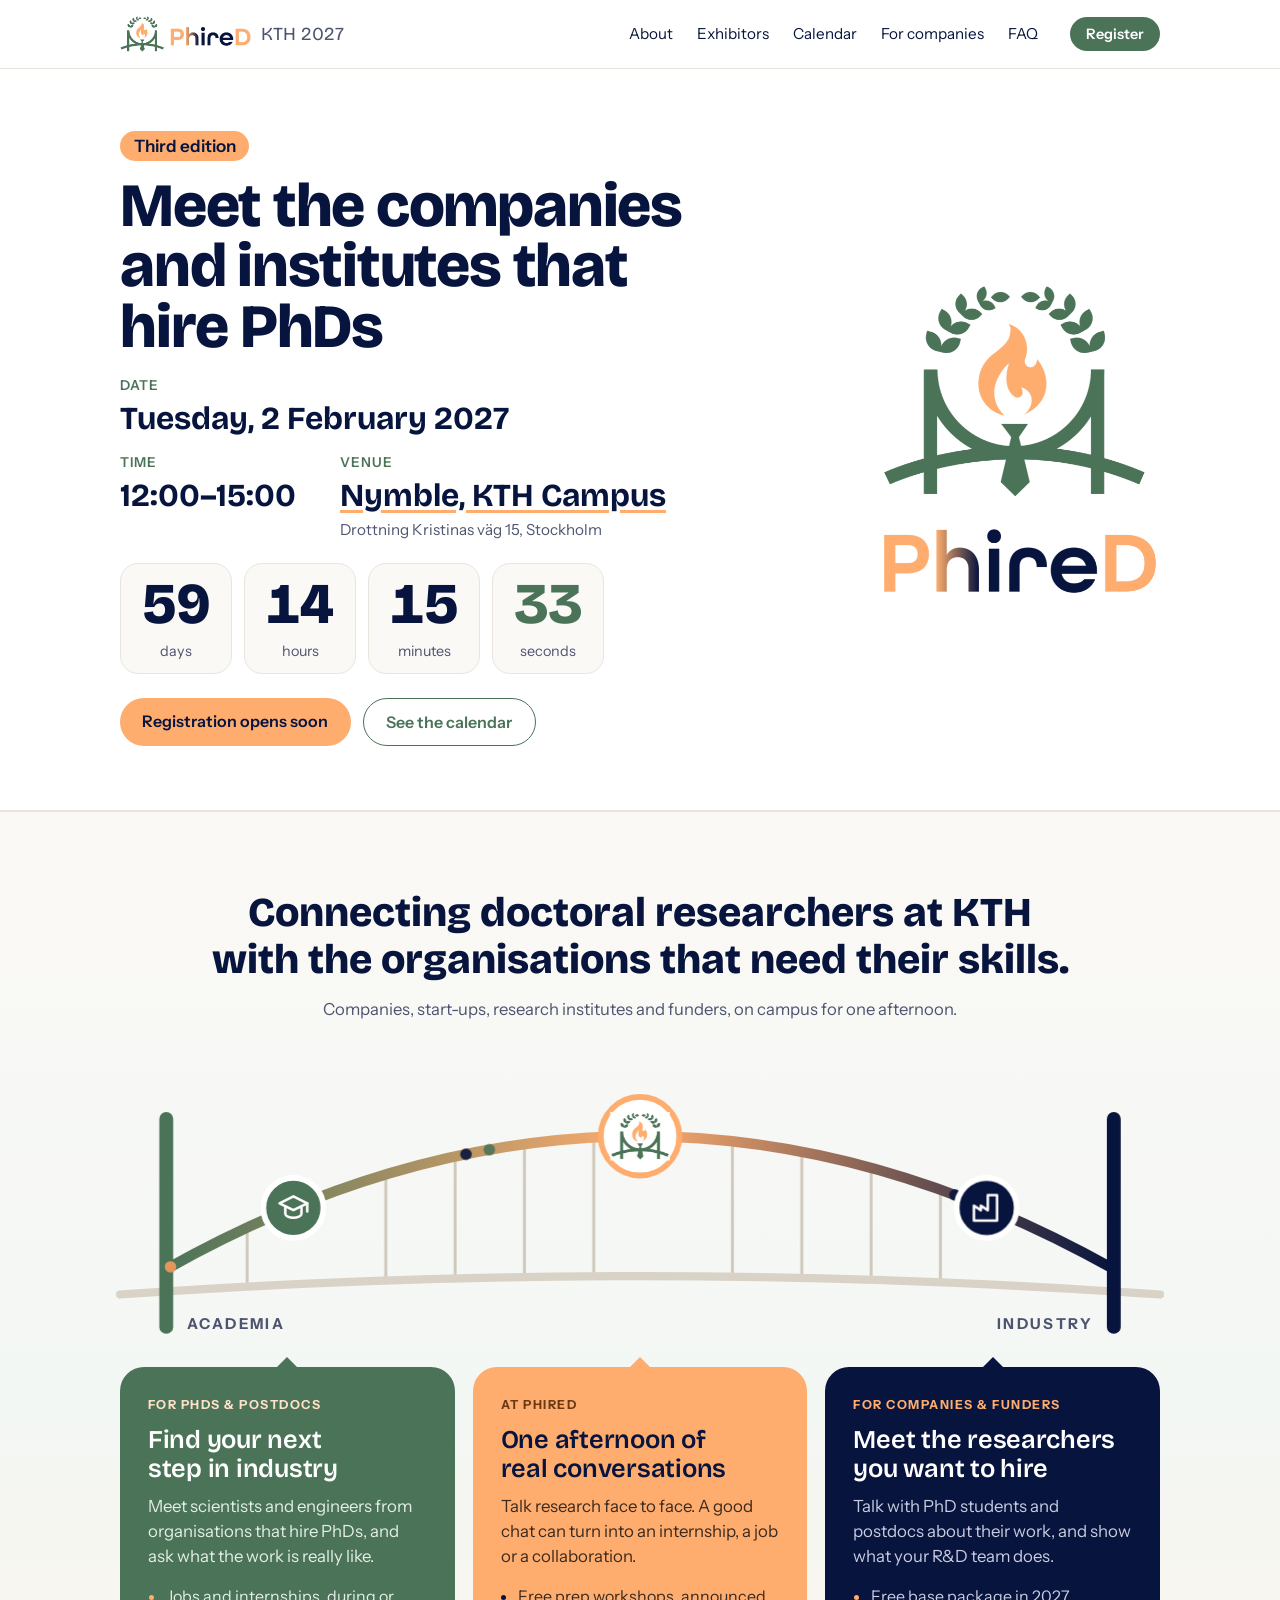
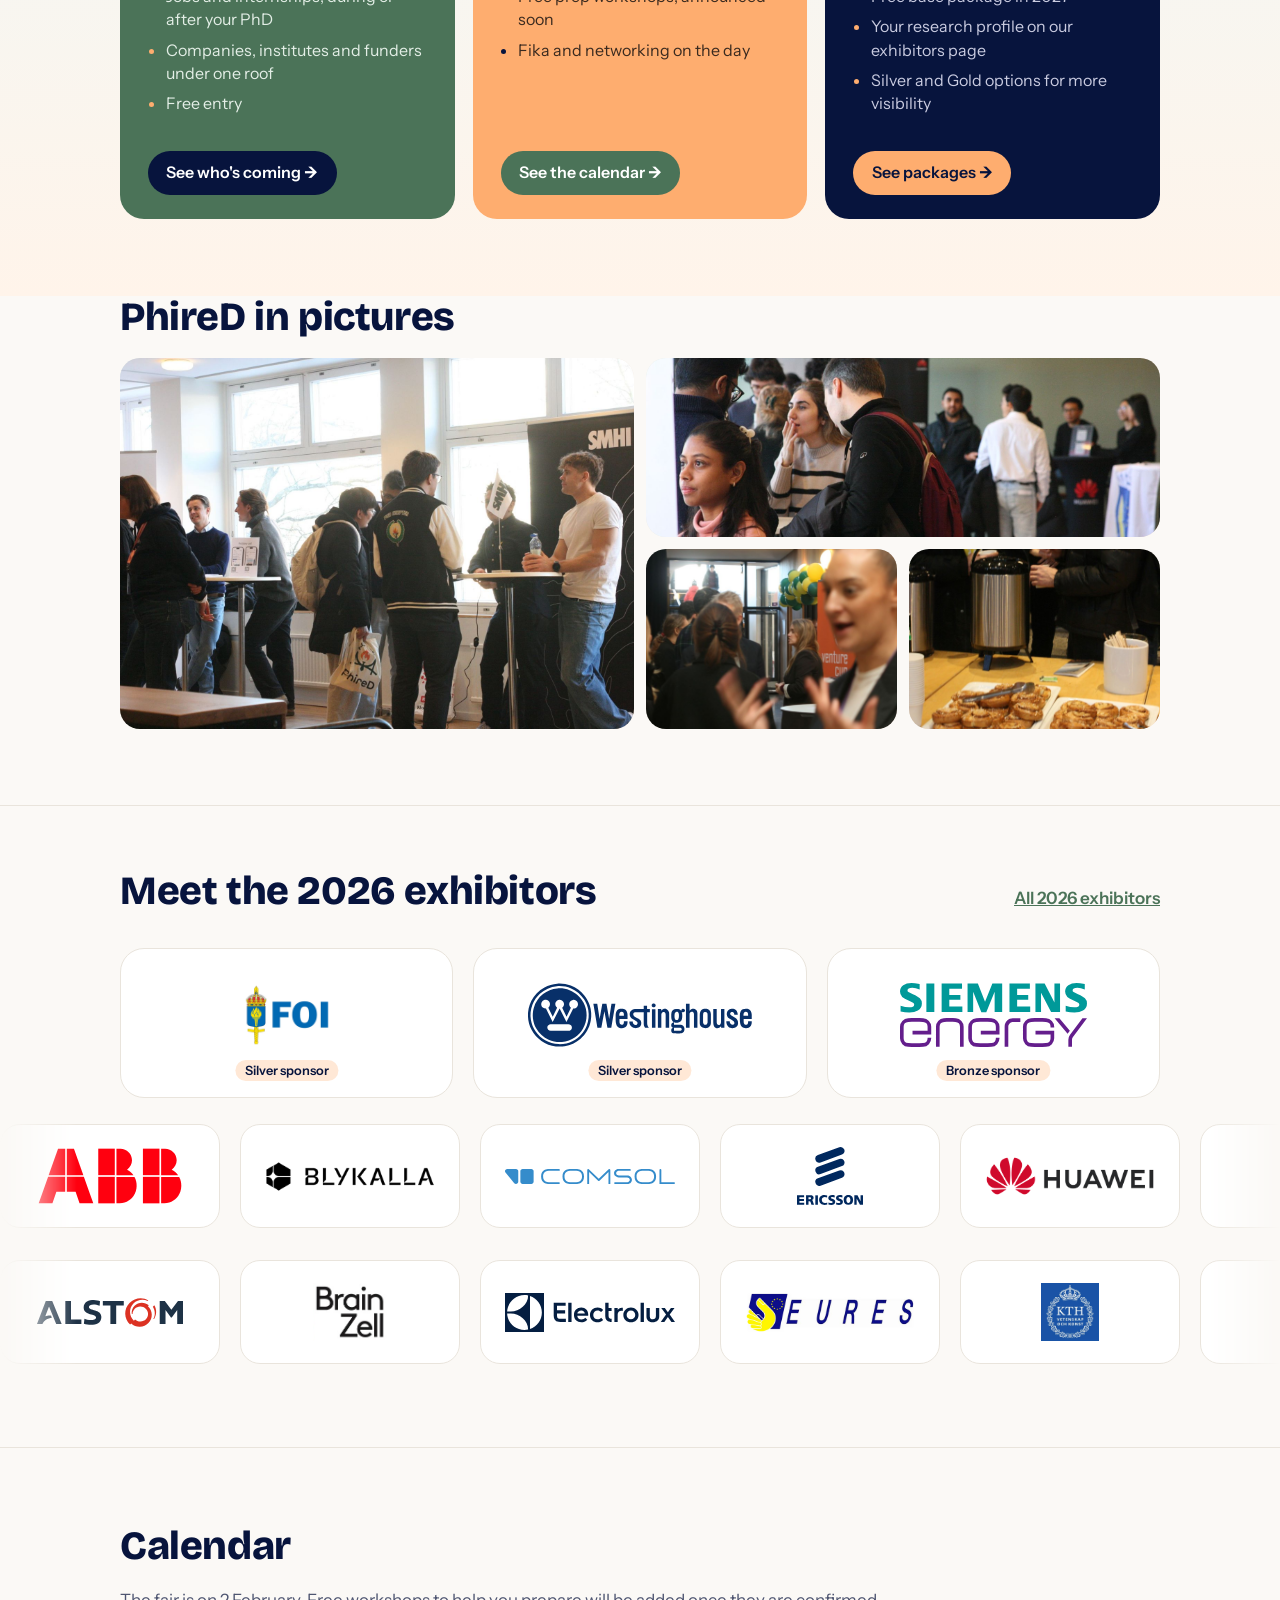
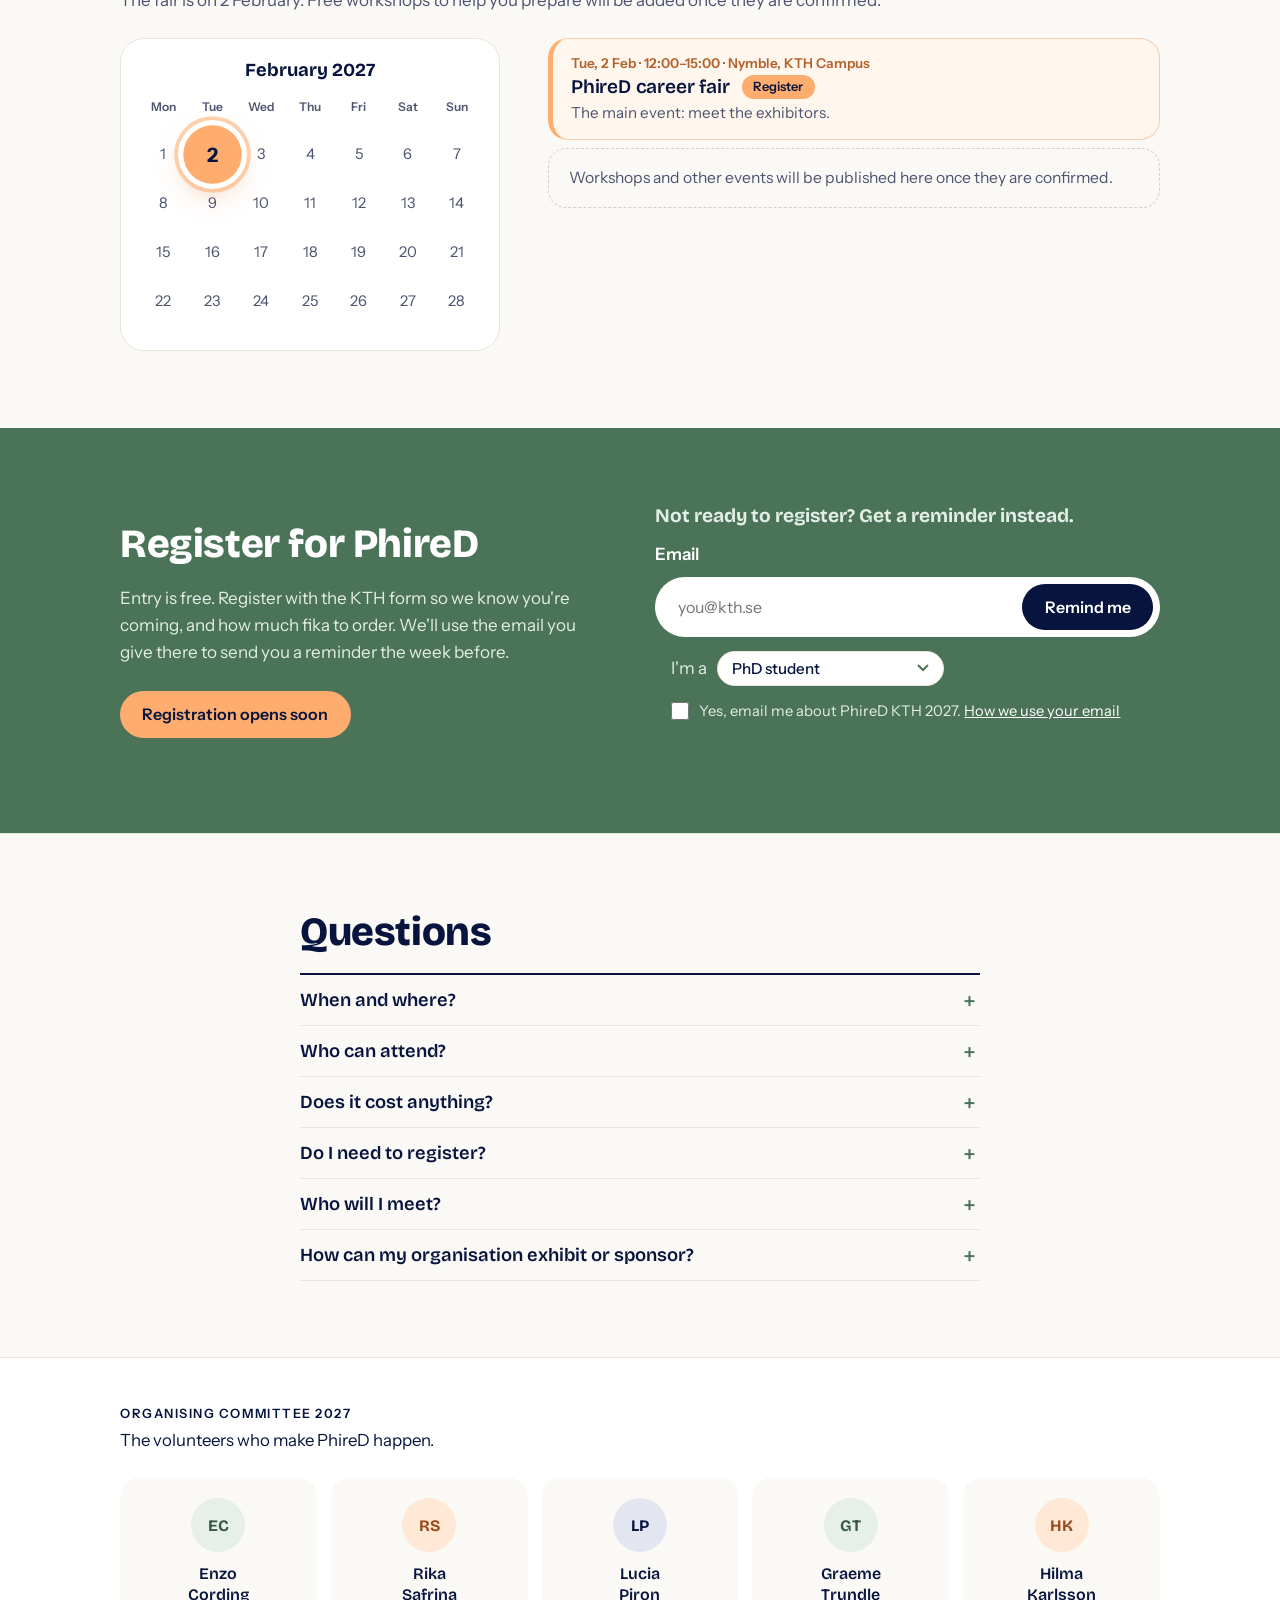
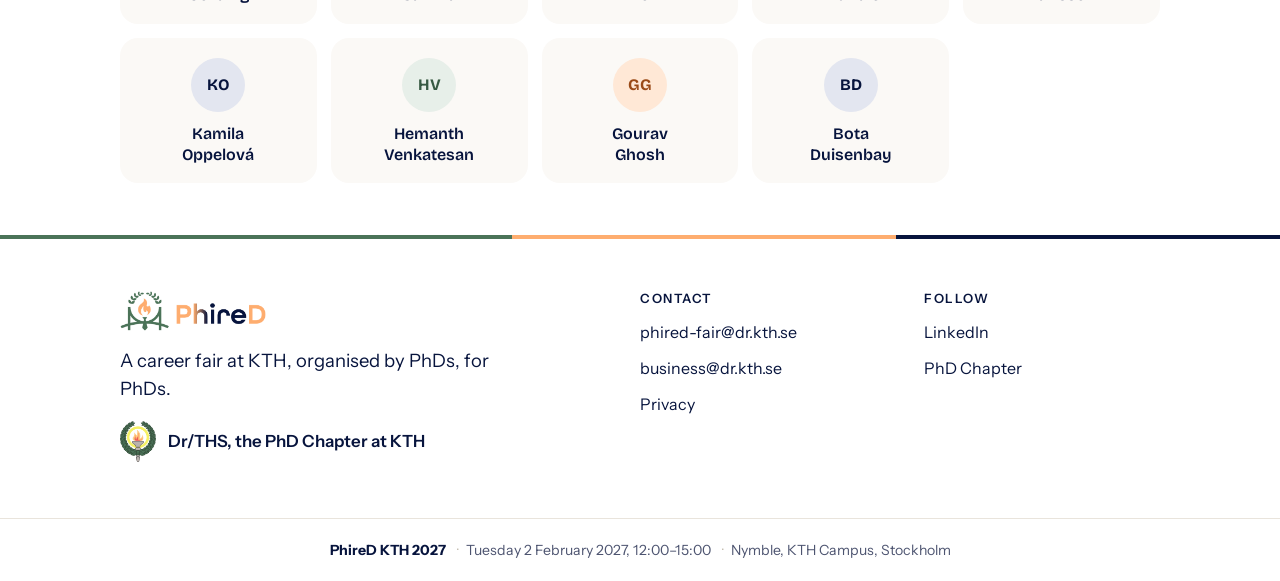
<file: index.html>
<!doctype html>
<html lang="en">
<head>
  <meta charset="utf-8">
  <meta name="viewport" content="width=device-width, initial-scale=1">
  <title>PhireD KTH 2027 – Career fair for PhDs and postdocs</title>
  <meta name="description" content="PhireD KTH is the career fair for PhD students and postdocs at KTH. Meet companies, research institutes and funding agencies on 2 February 2027, 12:00–15:00 at Nymble, KTH Campus. Free entry.">

  <meta property="og:title" content="PhireD KTH 2027 – Career fair for PhDs and postdocs">
  <meta property="og:description" content="A bridge between academia and industry. 2 February 2027, 12:00–15:00 at Nymble, KTH Campus. Free entry.">
  <meta property="og:url" content="https://phired.se/">
  <meta property="og:type" content="website">
  <meta property="og:image" content="https://phired.se/images/brand/og.jpg">
  <meta property="og:image:width" content="1200">
  <meta property="og:image:height" content="630">
  <meta name="twitter:card" content="summary_large_image">

  <link rel="icon" href="images/brand/favicon.png" type="image/png">
  <link rel="apple-touch-icon" href="images/brand/apple-touch-icon.png">
  <link rel="preload" href="fonts/bricolage-grotesque.woff" as="font" type="font/woff" crossorigin>
  <link rel="stylesheet" href="style/style.css?v=20261123-3">
</head>
<body id="top">
  <a class="skip-link" href="#main">Skip to content</a>

  <header class="site-header">
    <div class="wrap header-inner">
      <a class="brand" href="./" aria-label="PhireD KTH 2027 home">
        <img class="brand-logo" src="images/brand/phired-logo-wide.png" alt="PhireD" width="131" height="36">
        <span>KTH 2027</span>
      </a>
      <nav class="nav" aria-label="Main">
        <a href="./#why">About</a>
        <a href="companies.html">Exhibitors</a>
        <a href="./#workshops">Calendar</a>
        <a href="exhibit.html">For companies</a>
        <a href="./#faq">FAQ</a>
      </nav>
      <a class="btn btn-small" href="./#register-now">Register</a>
    </div>
  </header>

  <main id="main">

    <!-- HERO with countdown -->
    <section class="hero hero-light">
      <div class="wrap hero-inner">
        <div class="hero-copy">
          <p class="hero-chip"><span class="chip">Third edition</span></p>
          <h1>Meet the companies and institutes that hire&nbsp;PhDs</h1>

          <dl class="event-facts">
            <div>
              <dt>Date</dt>
              <dd><time datetime="2027-02-02">Tuesday, 2 February 2027</time></dd>
            </div>
            <div>
              <dt>Time</dt>
              <dd><time datetime="2027-02-02T12:00">12:00</time>–<time datetime="2027-02-02T15:00">15:00</time></dd>
            </div>
            <div>
              <dt>Venue</dt>
              <dd><a href="https://maps.google.com/?q=Nymble+KTH+Stockholm" target="_blank" rel="noopener">Nymble, KTH Campus</a><span class="venue-sub">Drottning Kristinas väg 15, Stockholm</span></dd>
            </div>
          </dl>

          <div class="countdown" id="countdown">
            <p class="visually-hidden" id="countdown-sr"></p>
            <div class="cd-units" aria-hidden="true">
              <div><span class="cd-num" data-unit="days">--</span><span class="cd-label">days</span></div>
              <div><span class="cd-num" data-unit="hours">--</span><span class="cd-label">hours</span></div>
              <div><span class="cd-num" data-unit="minutes">--</span><span class="cd-label">minutes</span></div>
              <div><span class="cd-num" data-unit="seconds">--</span><span class="cd-label">seconds</span></div>
            </div>
            <p class="cd-note" id="countdown-note"></p>
          </div>

          <div class="hero-actions">
            <a class="btn btn-bright" href="#register-now" data-register>Register for free</a>
            <a class="btn btn-ghost" href="#workshops">See the calendar</a>
          </div>
        </div>
        <img class="hero-logo" src="images/brand/phired-logo-stacked.png" alt="PhireD logo: a torch under a laurel wreath, above a bridge" width="320" height="361">
      </div>
    </section>

    <!-- WHY: the bridge -->
    <section class="section bridge-section" id="why">
      <div class="wrap">
        <div class="bridge-head">
          <h2 class="bridge-lead"><span>Connecting doctoral researchers at KTH</span> <span>with the organisations that need their skills.</span></h2>
          <p class="bridge-sub">Companies, start-ups, research institutes and funders, on campus for one afternoon.</p>
        </div>
        <figure class="bridge-fig" id="bridge-fig">
          <svg class="bridge-svg" viewBox="0 0 900 260" role="img" aria-labelledby="bridge-svg-title">
            <title id="bridge-svg-title">A bridge from academia to industry, with PhDs on one side, companies on the other and collaboration in the middle</title>
            <defs>
              <linearGradient id="b-grad" x1="0" x2="1" y1="0" y2="0">
                <stop offset="0" stop-color="#4b7358"/><stop offset="0.5" stop-color="#fead6f"/><stop offset="1" stop-color="#07143d"/>
              </linearGradient>
            </defs>
            <g class="b-hangers"><line x1="110" y1="168.1" x2="110" y2="215.1"/><line x1="230" y1="122.1" x2="230" y2="209.8"/><line x1="290" y1="106.5" x2="290" y2="208.0"/><line x1="350" y1="95.8" x2="350" y2="206.8"/><line x1="410" y1="90.1" x2="410" y2="206.1"/><line x1="530" y1="93.4" x2="530" y2="206.5"/><line x1="590" y1="102.4" x2="590" y2="207.5"/><line x1="650" y1="116.4" x2="650" y2="209.2"/><line x1="710" y1="135.2" x2="710" y2="211.3"/></g>
            <path class="b-deck" d="M0 222 Q450 190 900 222" pathLength="1"/>
            <path class="b-arch" id="b-arch" d="M40 200 Q450 -30 860 200" pathLength="1"/>
            <line class="b-pillar b-pillar-a" x1="40" y1="70" x2="40" y2="250"/>
            <line class="b-pillar b-pillar-i" x1="860" y1="70" x2="860" y2="250"/>
            <text class="b-side" x="58" y="252">ACADEMIA</text>
            <text class="b-side" x="842" y="252" text-anchor="end">INDUSTRY</text>
            <g class="b-particles"><circle class="b-particle p-green" r="5"><animateMotion dur="7s" begin="0.0s" repeatCount="indefinite" calcMode="linear" ><mpath href="#b-arch"/></animateMotion></circle><circle class="b-particle p-peach" r="5"><animateMotion dur="7s" begin="-1.1s" repeatCount="indefinite" calcMode="linear" keyPoints="1;0" keyTimes="0;1" ><mpath href="#b-arch"/></animateMotion></circle><circle class="b-particle p-navy" r="5"><animateMotion dur="7s" begin="-2.3s" repeatCount="indefinite" calcMode="linear" keyPoints="1;0" keyTimes="0;1" ><mpath href="#b-arch"/></animateMotion></circle><circle class="b-particle p-green" r="5"><animateMotion dur="7s" begin="-3.4s" repeatCount="indefinite" calcMode="linear" ><mpath href="#b-arch"/></animateMotion></circle><circle class="b-particle p-peach" r="5"><animateMotion dur="7s" begin="-4.6s" repeatCount="indefinite" calcMode="linear" ><mpath href="#b-arch"/></animateMotion></circle><circle class="b-particle p-navy" r="5"><animateMotion dur="7s" begin="-5.8s" repeatCount="indefinite" calcMode="linear" keyPoints="1;0" keyTimes="0;1" ><mpath href="#b-arch"/></animateMotion></circle></g>
            <a class="b-node n-green" href="#bridge-phd" data-key="phd" aria-label="PhDs and postdocs"><circle class="b-glow" cx="150" cy="147" r="34"/><circle class="b-dot" cx="150" cy="147" r="26"/><g class="b-icon" transform="translate(150 147)"><path d="M-12 -4 0 -10 12 -4 0 2z"/><path d="M-7 -1v6c0 2 3.5 3.5 7 3.5s7-1.5 7-3.5v-6"/><path d="M12 -4v7"/></g></a>
            <a class="b-node n-peach n-logo" href="#bridge-both" data-key="both" aria-label="At PhireD"><circle class="b-glow" cx="450" cy="85" r="40"/><circle class="b-dot" cx="450" cy="85" r="34"/><image href="images/brand/phired-emblem.png" x="424" y="64" width="52" height="42" preserveAspectRatio="xMidYMid meet"/></a>
            <a class="b-node n-navy" href="#bridge-co" data-key="co" aria-label="Companies"><circle class="b-glow" cx="750" cy="147" r="34"/><circle class="b-dot" cx="750" cy="147" r="26"/><g class="b-icon" transform="translate(750 147)"><path d="M-11 11V-2l6 4v-4l6 4V-11h8v22z"/></g></a>
          </svg>
        </figure>
        <ul class="bridge-cards">
          <li class="b-card c-green" id="bridge-phd" data-key="phd">
            <span class="b-card-kicker">For PhDs &amp; postdocs</span>
            <h3>Find your next step in industry</h3>
            <p>Meet scientists and engineers from organisations that hire PhDs, and ask what the work is really like.</p>
            <ul>
              <li>Jobs and internships, during or after your PhD</li>
              <li>Companies, institutes and funders under one roof</li>
              <li>Free entry</li>
            </ul>
            <a href="companies.html">See who's coming <b aria-hidden="true">→</b></a>
          </li>
          <li class="b-card c-peach" id="bridge-both" data-key="both">
            <span class="b-card-kicker">At PhireD</span>
            <h3>One afternoon of real conversations</h3>
            <p>Talk research face to face. A good chat can turn into an internship, a job or a collaboration.</p>
            <ul>
              <li>Free prep workshops, announced soon</li>
              <li>Fika and networking on the day</li>
            </ul>
            <a href="#workshops">See the calendar <b aria-hidden="true">→</b></a>
          </li>
          <li class="b-card c-navy" id="bridge-co" data-key="co">
            <span class="b-card-kicker">For companies &amp; funders</span>
            <h3>Meet the researchers you want to hire</h3>
            <p>Talk with PhD students and postdocs about their work, and show what your R&amp;D team does.</p>
            <ul>
              <li>Free base package in 2027</li>
              <li>Your research profile on our exhibitors page</li>
              <li>Silver and Gold options for more visibility</li>
            </ul>
            <a href="exhibit.html">See packages <b aria-hidden="true">→</b></a>
          </li>
        </ul>
      </div>
    </section>

    <!-- PHOTOS -->
    <section class="section photos-section" aria-labelledby="photos-title">
      <div class="wrap">
        <h2 id="photos-title">PhireD in pictures</h2>
        <div class="mosaic">
          <figure class="photo photo-big"><img src="images/photos/2026/smhi.jpg" alt="PhD students talking with SMHI researchers at their booth, one carrying a PhireD tote bag" loading="lazy"></figure>
          <figure class="photo photo-wide"><img src="images/photos/2026/crowd.jpg" alt="A crowd of PhD students on the fair floor, with the Huawei booth behind them" loading="lazy"></figure>
          <figure class="photo"><img style="object-position: 30% 40%" src="images/photos/2026/venturecup.jpg" alt="Conversations by the Venture Cup booth, with green and yellow balloons" loading="lazy"></figure>
          <figure class="photo"><img style="object-position: 50% 85%" src="images/photos/2026/fika.jpg" alt="Attendees chatting over coffee and cinnamon buns" loading="lazy"></figure>
        </div>
      </div>
    </section>

    <!-- 2026 EXHIBITORS -->
    <section class="section wall-section" aria-labelledby="wall-title">
      <div class="wrap">
        <div class="section-head">
          <h2 id="wall-title">Meet the 2026 exhibitors</h2>
          <a class="text-link" href="companies.html#2026">All 2026 exhibitors</a>
        </div>
        <div class="wall" id="exhibitor-wall"></div>
      </div>
    </section>

    <dialog class="co-dialog" id="co-dialog" aria-labelledby="co-dialog-title">
      <button type="button" class="dlg-close" aria-label="Close">×</button>
      <div class="dlg-content"></div>
    </dialog>

    <!-- WORKSHOPS CALENDAR -->
    <section class="section" id="workshops">
      <div class="wrap">
        <h2>Calendar</h2>
        <p class="section-intro">The fair is on 2 February. Free workshops to help you prepare will be added once they are confirmed.</p>
        <div class="cal-wrap">
          <div class="cal" aria-label="Event calendar">
            <p class="cal-title" id="cal-title"></p>
            <div class="cal-grid" id="cal-grid"></div>
          </div>
          <ol class="workshops" id="workshop-list"></ol>
        </div>
      </div>
    </section>

    <!-- REGISTER -->
    <section class="signup-band" id="register-now" aria-labelledby="register-title">
      <div class="wrap signup-inner">
        <div>
          <h2 id="register-title">Register for PhireD</h2>
          <p>Entry is free. Register with the KTH form so we know you're coming, and how much fika to order. We'll use the email you give there to send you a reminder the week before.</p>
          <a class="btn btn-bright" href="#reminders" data-register data-soon="Registration opens soon">Register with the KTH form</a>
        </div>
        <form class="signup" id="register" novalidate>
          <p class="signup-title" id="reminders">Not ready to register? Get a reminder instead.</p>
          <label for="email">Email</label>
          <div class="signup-row">
            <input id="email" name="email" type="email" autocomplete="email" placeholder="you@kth.se" required>
            <button class="btn" type="submit">Remind me</button>
          </div>
          <div class="signup-extra">
            <label class="inline" for="role">I'm a</label>
            <select id="role" name="role">
              <option>PhD student</option>
              <option>Postdoc</option>
              <option>Company or organisation</option>
              <option>Other</option>
            </select>
          </div>
          <label class="consent" for="consent">
            <input id="consent" name="consent" type="checkbox" required>
            <span>Yes, email me about PhireD KTH 2027. <a href="privacy.html">How we use your email</a></span>
          </label>
          <p class="signup-msg" role="status" aria-live="polite"></p>
        </form>
      </div>
    </section>

    <!-- FAQ -->
    <section class="section faq" id="faq">
      <div class="wrap narrow">
        <h2>Questions</h2>
        <details>
          <summary>When and where?</summary>
          <p>Tuesday 2 February 2027, 12:00–15:00, at Nymble, the student union house on KTH Campus, Drottning Kristinas väg 15 (<a href="https://maps.google.com/?q=Nymble+KTH+Stockholm">map</a>).</p>
        </details>
        <details>
          <summary>Who can attend?</summary>
          <p>PhD students and postdocs at any stage, from KTH and other universities.</p>
        </details>
        <details>
          <summary>Does it cost anything?</summary>
          <p>No. Entry is free, and so are the workshops.</p>
        </details>
        <details>
          <summary>Do I need to register?</summary>
          <p>Yes, please <a href="#register-now">register</a>, so we know how much fika to order. Workshops will have their own sign-up once they are announced.</p>
        </details>
        <details>
          <summary>Who will I meet?</summary>
          <p>Last year: companies such as ABB and Ericsson, research institutes such as RISE and FOI, start-ups, and funders such as the Swedish Research Council and SSF. Many brought people from their R&amp;D teams. The <a href="companies.html">2027 exhibitors</a> will be listed as they confirm.</p>
        </details>
        <details>
          <summary>How can my organisation exhibit or sponsor?</summary>
          <p>See the <a href="exhibit.html">packages for companies</a>, or email <a href="mailto:business@dr.kth.se">business@dr.kth.se</a>.</p>
        </details>
      </div>
    </section>


    <!-- ORGANISING COMMITTEE (front page only) -->
    <section class="team-band" aria-label="Organising committee">
      <div class="wrap">
      <div class="footer-crew">
      <p class="footer-head">Organising committee 2027</p>
      <p class="footer-crew-intro">The volunteers who make PhireD happen.</p>
      <!-- The order is shuffled on every page load (js/site.js). To add roles later, give everyone one:
           <li><span class="avatar-sm">AB</span>Name <small>Role</small></li> -->
      <ul class="footer-team" id="footer-team">
          <li><span class="avatar-sm" aria-hidden="true">EC</span><span class="tm-name">Enzo <span>Cording</span></span></li>
          <li><span class="avatar-sm" aria-hidden="true">BD</span><span class="tm-name">Bota <span>Duisenbay</span></span></li>
          <li><span class="avatar-sm" aria-hidden="true">GG</span><span class="tm-name">Gourav <span>Ghosh</span></span></li>
          <li><span class="avatar-sm" aria-hidden="true">HK</span><span class="tm-name">Hilma <span>Karlsson</span></span></li>
          <li><span class="avatar-sm" aria-hidden="true">KO</span><span class="tm-name">Kamila <span>Oppelová</span></span></li>
          <li><span class="avatar-sm" aria-hidden="true">LP</span><span class="tm-name">Lucia <span>Piron</span></span></li>
          <li><span class="avatar-sm" aria-hidden="true">RS</span><span class="tm-name">Rika <span>Safrina</span></span></li>
          <li><span class="avatar-sm" aria-hidden="true">GT</span><span class="tm-name">Graeme <span>Trundle</span></span></li>
          <li><span class="avatar-sm" aria-hidden="true">HV</span><span class="tm-name">Hemanth <span>Venkatesan</span></span></li>
      </ul>
      </div>
      </div>
    </section>

  </main>

  <footer class="site-footer">
    <div class="wrap footer-top">
      <div class="footer-about">
        <img class="footer-logo" src="images/brand/phired-logo-wide.png" alt="PhireD" width="131" height="36">
        <p>A career fair at KTH, organised by PhDs, for PhDs.</p>
        <a class="footer-chapter" href="https://www.dr.kth.se/">
          <img src="images/brand/phd-chapter-logo.png" alt="" width="28" height="32">
          <span>Dr/THS, the PhD Chapter at KTH</span>
        </a>
      </div>
      <div>
        <p class="footer-head">Contact</p>
        <ul class="footer-links">
          <li><a href="mailto:phired-fair@dr.kth.se">phired-fair@dr.kth.se</a></li>
          <li><a href="mailto:business@dr.kth.se">business@dr.kth.se</a></li>
          <li><a href="privacy.html">Privacy</a></li>
        </ul>
      </div>
      <div>
        <p class="footer-head">Follow</p>
        <ul class="footer-links">
          <li><a href="https://www.linkedin.com/company/phired-kth/">LinkedIn</a></li>
          <li><a href="https://www.dr.kth.se/">PhD Chapter</a></li>
        </ul>
      </div>
    </div>

    <div class="footer-bottom">
      <p><b>PhireD KTH 2027</b> <span>Tuesday 2 February 2027, 12:00–15:00</span> <span>Nymble, KTH Campus, Stockholm</span></p>
    </div>
  </footer>

  <script src="data/companies.js?v=20261123-3"></script>
  <script src="js/site.js?v=20261123-3"></script>
</body>
</html>
</file>
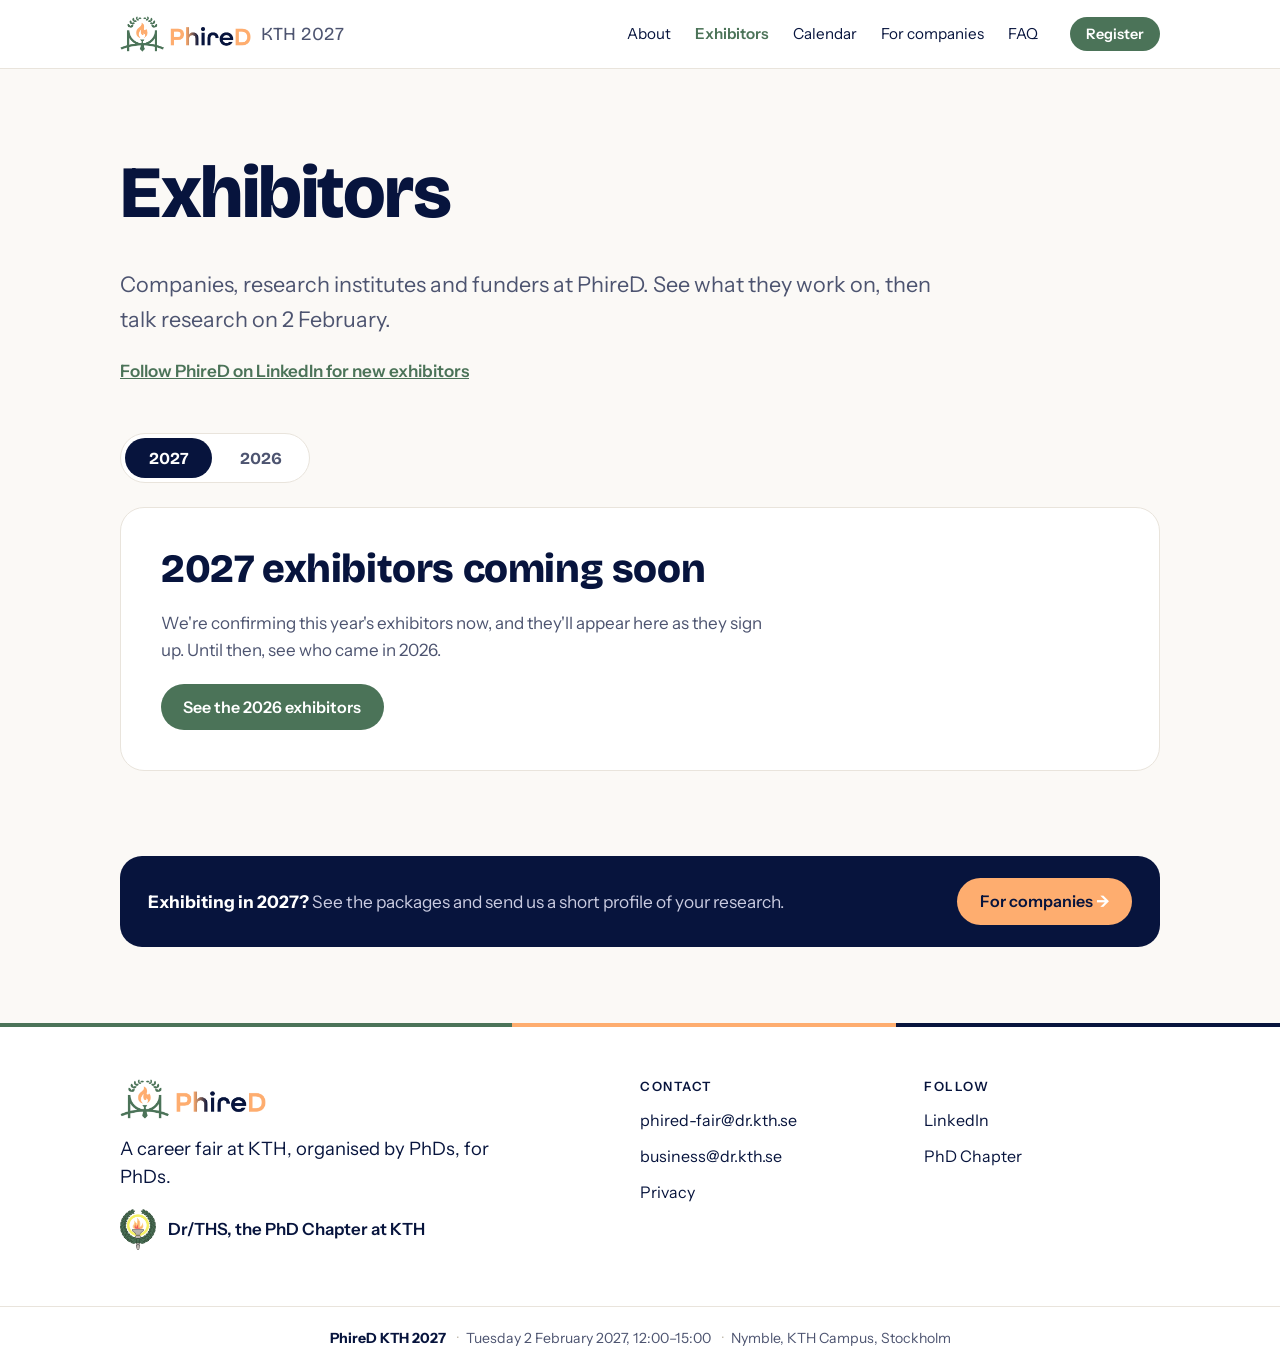
<file: companies.html>
<!doctype html>
<html lang="en">
<head>
  <meta charset="utf-8">
  <meta name="viewport" content="width=device-width, initial-scale=1">
  <title>Exhibitors – PhireD KTH 2027</title>
  <meta name="description" content="Companies, research institutes and funders at PhireD KTH, the career fair for PhD students at KTH: what they work on and how to reach them.">
  <meta property="og:title" content="Exhibitors at PhireD KTH 2027">
  <meta property="og:description" content="Companies, research institutes and funders at PhireD KTH, and what they work on.">
  <meta property="og:url" content="https://phired.se/companies.html">
  <meta property="og:type" content="website">

  <link rel="icon" href="images/brand/favicon.png" type="image/png">
  <link rel="apple-touch-icon" href="images/brand/apple-touch-icon.png">
  <link rel="preload" href="fonts/bricolage-grotesque.woff" as="font" type="font/woff" crossorigin>
  <link rel="stylesheet" href="style/style.css?v=20261123-3">
</head>
<body>

  <header class="site-header">
    <div class="wrap header-inner">
      <a class="brand" href="./" aria-label="PhireD KTH 2027 home">
        <img class="brand-logo" src="images/brand/phired-logo-wide.png" alt="PhireD" width="131" height="36">
        <span>KTH 2027</span>
      </a>
      <nav class="nav" aria-label="Main">
        <a href="./#why">About</a>
        <a href="companies.html" aria-current="page">Exhibitors</a>
        <a href="./#workshops">Calendar</a>
        <a href="exhibit.html">For companies</a>
        <a href="./#faq">FAQ</a>
      </nav>
      <a class="btn btn-small" href="./#register-now">Register</a>
    </div>
  </header>

  <main>
    <section class="page-head">
      <div class="wrap">
        <h1>Exhibitors</h1>
        <p class="lead">Companies, research institutes and funders at PhireD. See what they work on, then talk research on 2 February.</p>
        <p class="jump"><a class="text-link" href="https://www.linkedin.com/company/phired-kth/">Follow PhireD on LinkedIn for new exhibitors</a></p>
      </div>
    </section>

    <section class="directory">
      <div class="wrap">
        <div class="year-tabs" role="tablist" aria-label="Exhibitors by year">
          <button type="button" class="year-tab" role="tab" data-year="2027" aria-selected="true" aria-controls="year-panel">2027</button>
          <button type="button" class="year-tab" role="tab" data-year="2026" aria-selected="false" aria-controls="year-panel">2026</button>
        </div>
        <div id="year-panel" role="tabpanel">
        <div class="year-empty" id="year-empty" hidden>
          <h2>2027 exhibitors coming soon</h2>
          <p>We're confirming this year's exhibitors now, and they'll appear here as they sign up. Until then, see who came in 2026.</p>
          <p class="year-empty-actions"><a class="btn" href="#2026" data-show-year="2026">See the 2026 exhibitors</a></p>
        </div>
        <div class="dir-controls" id="dir-controls">
          <label class="visually-hidden" for="company-search">Search exhibitors</label>
          <input id="company-search" type="search" placeholder="Search, e.g. nuclear, climate, funding" autocomplete="off">
          <div class="filters" id="area-filters" role="group" aria-label="Filter by research area"></div>
        </div>

        <p class="dir-count" id="company-count" aria-live="polite"></p>
        <ul class="co-grid" id="company-list"></ul>
        <div class="no-results" id="no-results" hidden>
          <p>No exhibitors match that search.</p>
          <button type="button" class="btn btn-ghost" id="clear-filters">Clear search and filters</button>
        </div>
        </div>
      </div>
    </section>


    <section class="co-cta" id="add-profile">
      <div class="wrap">
        <div class="co-cta-inner">
          <p><b>Exhibiting in 2027?</b> See the packages and send us a short profile of your research.</p>
          <a class="btn btn-bright" href="exhibit.html">For companies <b aria-hidden="true">→</b></a>
        </div>
      </div>
    </section>
    <dialog class="co-dialog" id="co-dialog" aria-labelledby="co-dialog-title">
      <button type="button" class="dlg-close" aria-label="Close">×</button>
      <div class="dlg-content"></div>
    </dialog>
  </main>

  <footer class="site-footer">
    <div class="wrap footer-top">
      <div class="footer-about">
        <img class="footer-logo" src="images/brand/phired-logo-wide.png" alt="PhireD" width="131" height="36">
        <p>A career fair at KTH, organised by PhDs, for PhDs.</p>
        <a class="footer-chapter" href="https://www.dr.kth.se/">
          <img src="images/brand/phd-chapter-logo.png" alt="" width="28" height="32">
          <span>Dr/THS, the PhD Chapter at KTH</span>
        </a>
      </div>
      <div>
        <p class="footer-head">Contact</p>
        <ul class="footer-links">
          <li><a href="mailto:phired-fair@dr.kth.se">phired-fair@dr.kth.se</a></li>
          <li><a href="mailto:business@dr.kth.se">business@dr.kth.se</a></li>
          <li><a href="privacy.html">Privacy</a></li>
        </ul>
      </div>
      <div>
        <p class="footer-head">Follow</p>
        <ul class="footer-links">
          <li><a href="https://www.linkedin.com/company/phired-kth/">LinkedIn</a></li>
          <li><a href="https://www.dr.kth.se/">PhD Chapter</a></li>
        </ul>
      </div>
    </div>

    <div class="footer-bottom">
      <p><b>PhireD KTH 2027</b> <span>Tuesday 2 February 2027, 12:00–15:00</span> <span>Nymble, KTH Campus, Stockholm</span></p>
    </div>
  </footer>

  <script src="data/companies.js?v=20261123-3"></script>
  <script src="js/site.js?v=20261123-3"></script>
</body>
</html>
</file>
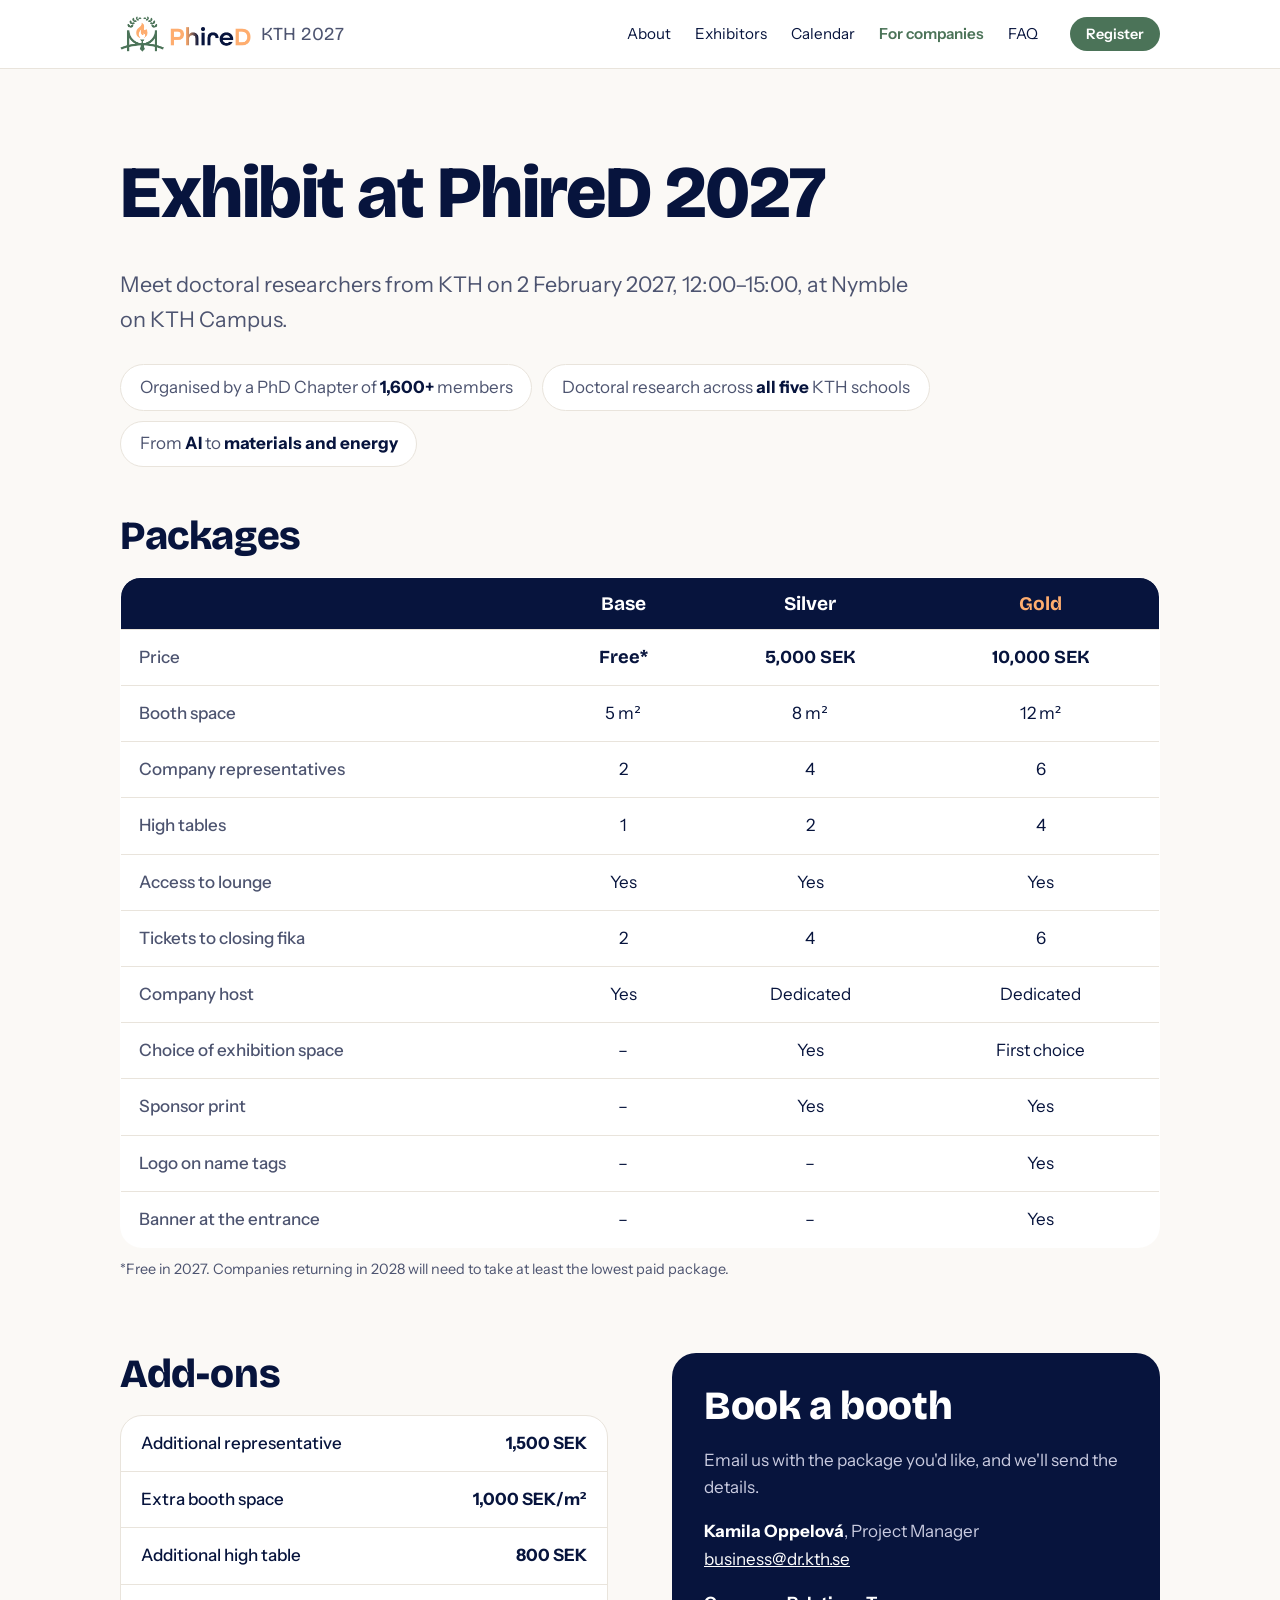
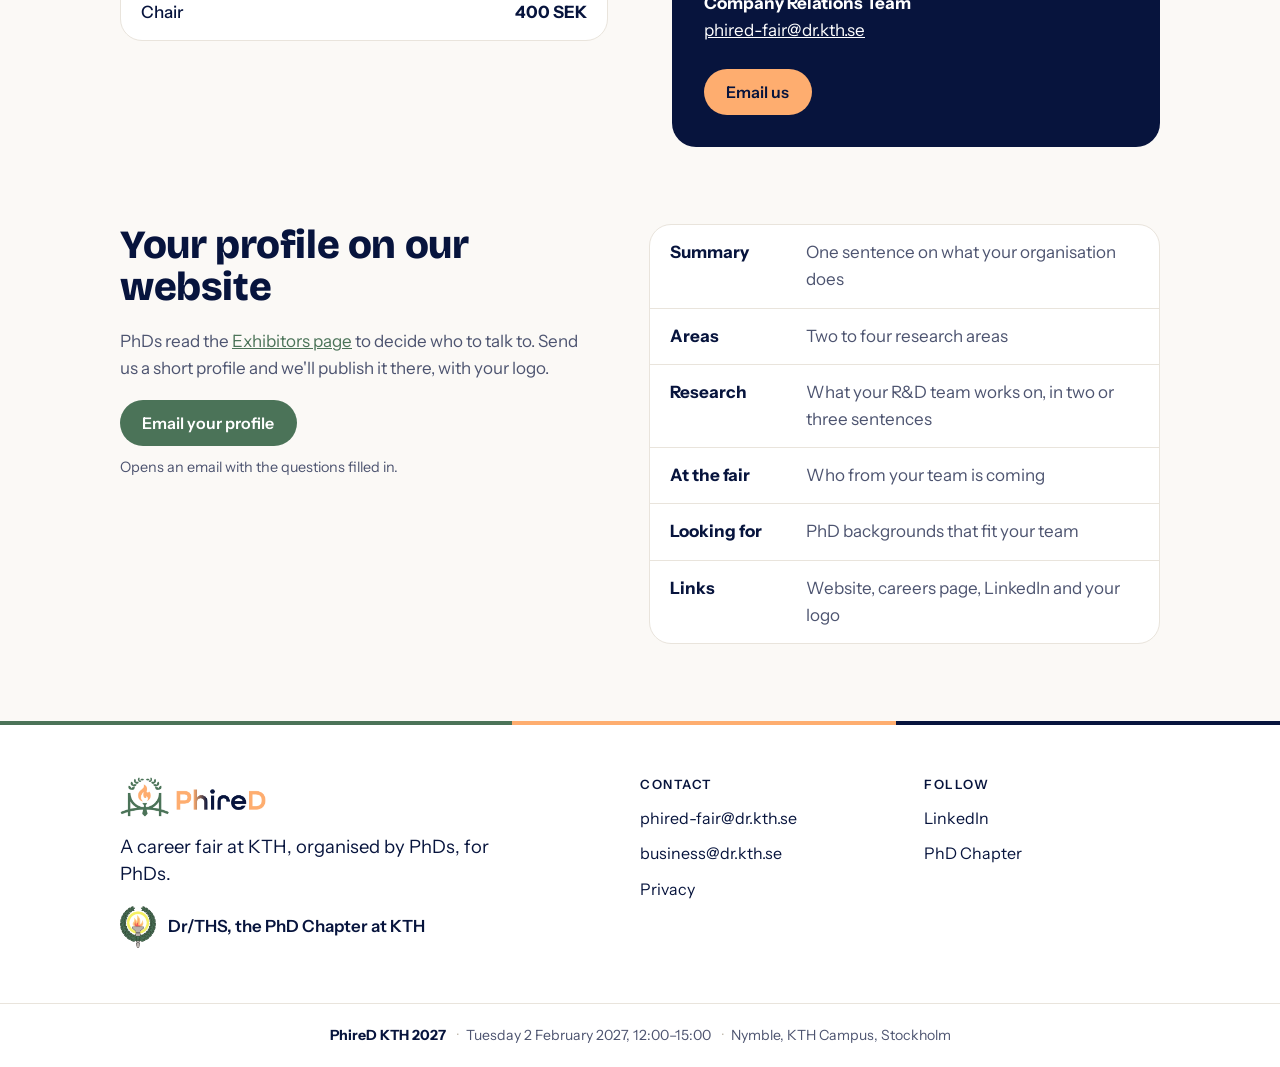
<file: exhibit.html>
<!doctype html>
<html lang="en">
<head>
  <meta charset="utf-8">
  <meta name="viewport" content="width=device-width, initial-scale=1">
  <title>For companies – PhireD KTH 2027</title>
  <meta name="description" content="Exhibit at PhireD KTH 2027 and meet doctoral researchers at KTH. Packages, prices and contact.">
  <meta property="og:title" content="Exhibit at PhireD KTH 2027">
  <meta property="og:description" content="Meet doctoral researchers at KTH on 2 February 2027 at Nymble, KTH Campus.">
  <meta property="og:url" content="https://phired.se/exhibit.html">
  <meta property="og:type" content="website">
  <meta property="og:image" content="https://phired.se/images/brand/og.jpg">

  <link rel="icon" href="images/brand/favicon.png" type="image/png">
  <link rel="apple-touch-icon" href="images/brand/apple-touch-icon.png">
  <link rel="preload" href="fonts/bricolage-grotesque.woff" as="font" type="font/woff" crossorigin>
  <link rel="stylesheet" href="style/style.css?v=20261123-3">
</head>
<body>

  <header class="site-header">
    <div class="wrap header-inner">
      <a class="brand" href="./" aria-label="PhireD KTH 2027 home">
        <img class="brand-logo" src="images/brand/phired-logo-wide.png" alt="PhireD" width="131" height="36">
        <span>KTH 2027</span>
      </a>
      <nav class="nav" aria-label="Main">
        <a href="./#why">About</a>
        <a href="companies.html">Exhibitors</a>
        <a href="./#workshops">Calendar</a>
        <a href="exhibit.html" aria-current="page">For companies</a>
        <a href="./#faq">FAQ</a>
      </nav>
      <a class="btn btn-small" href="./#register-now">Register</a>
    </div>
  </header>

  <main>
    <section class="page-head">
      <div class="wrap">
        <h1>Exhibit at PhireD 2027</h1>
        <p class="lead">Meet doctoral researchers from KTH on 2 February 2027, 12:00–15:00, at Nymble on KTH Campus.</p>
        <ul class="pitch">
          <li>Organised by a PhD Chapter of <b>1,600+</b> members</li>
          <li>Doctoral research across <b>all five</b> KTH schools</li>
          <li>From <b>AI</b> to <b>materials and energy</b></li>
        </ul>
      </div>
    </section>

    <section class="section packages-section" aria-labelledby="packages-title">
      <div class="wrap">
        <h2 id="packages-title">Packages</h2>
        <div class="table-scroll">
          <table class="packages">
            <thead>
              <tr><th scope="col"><span class="visually-hidden">Included</span></th><th scope="col">Base</th><th scope="col">Silver</th><th scope="col" class="pk-gold">Gold</th></tr>
            </thead>
            <tbody>
              <tr class="pk-price"><th scope="row">Price</th><td>Free*</td><td>5,000 SEK</td><td>10,000 SEK</td></tr>
              <tr><th scope="row">Booth space</th><td>5 m²</td><td>8 m²</td><td>12 m²</td></tr>
              <tr><th scope="row">Company representatives</th><td>2</td><td>4</td><td>6</td></tr>
              <tr><th scope="row">High tables</th><td>1</td><td>2</td><td>4</td></tr>
              <tr><th scope="row">Access to lounge</th><td>Yes</td><td>Yes</td><td>Yes</td></tr>
              <tr><th scope="row">Tickets to closing fika</th><td>2</td><td>4</td><td>6</td></tr>
              <tr><th scope="row">Company host</th><td>Yes</td><td>Dedicated</td><td>Dedicated</td></tr>
              <tr><th scope="row">Choice of exhibition space</th><td>–</td><td>Yes</td><td>First choice</td></tr>
              <tr><th scope="row">Sponsor print</th><td>–</td><td>Yes</td><td>Yes</td></tr>
              <tr><th scope="row">Logo on name tags</th><td>–</td><td>–</td><td>Yes</td></tr>
              <tr><th scope="row">Banner at the entrance</th><td>–</td><td>–</td><td>Yes</td></tr>
            </tbody>
          </table>
        </div>
        <p class="small">*Free in 2027. Companies returning in 2028 will need to take at least the lowest paid package.</p>

        <div class="addons-wrap">
          <div>
            <h2>Add-ons</h2>
            <dl class="price-list">
              <div><dt>Additional representative</dt><dd>1,500 SEK</dd></div>
              <div><dt>Extra booth space</dt><dd>1,000 SEK/m²</dd></div>
              <div><dt>Additional high table</dt><dd>800 SEK</dd></div>
              <div><dt>Chair</dt><dd>400 SEK</dd></div>
            </dl>
          </div>
          <div class="contact-card">
            <h2>Book a booth</h2>
            <p>Email us with the package you'd like, and we'll send the details.</p>
            <p><b>Kamila Oppelová</b>, Project Manager<br><a href="mailto:business@dr.kth.se?subject=Exhibiting%20at%20PhireD%20KTH%202027">business@dr.kth.se</a></p>
            <p><b>Company Relations Team</b><br><a href="mailto:phired-fair@dr.kth.se?subject=Exhibiting%20at%20PhireD%20KTH%202027">phired-fair@dr.kth.se</a></p>
            <a class="btn" href="mailto:business@dr.kth.se?subject=Exhibiting%20at%20PhireD%20KTH%202027">Email us</a>
          </div>
        </div>
      </div>
    </section>

    <section class="section profile-section" id="profile" aria-labelledby="profile-title">
      <div class="wrap profile-inner">
        <div>
          <h2 id="profile-title">Your profile on our website</h2>
          <p>PhDs read the <a href="companies.html">Exhibitors page</a> to decide who to talk to. Send us a short profile and we'll publish it there, with your logo.</p>
          <a class="btn" href="mailto:business@dr.kth.se?subject=Company%20profile%20for%20PhireD%202027&amp;body=Organisation%20name%3A%0AOne%20sentence%20on%20what%20your%20organisation%20does%3A%0AResearch%20areas%20(2-4)%3A%0AWhat%20your%20R%26D%20team%20works%20on%20(2-3%20sentences)%3A%0AWho%20from%20your%20team%20is%20coming%20to%20the%20fair%3A%0APhD%20backgrounds%20you%20are%20looking%20for%3A%0AWebsite%3A%0ACareers%20page%3A%0ALinkedIn%3A%0A%0A(Attach%20your%20logo%20as%20SVG%20or%20PNG.)">Email your profile</a>
          <p class="small">Opens an email with the questions filled in.</p>
        </div>
        <dl class="price-list profile-list">
          <div><dt>Summary</dt><dd>One sentence on what your organisation does</dd></div>
          <div><dt>Areas</dt><dd>Two to four research areas</dd></div>
          <div><dt>Research</dt><dd>What your R&amp;D team works on, in two or three sentences</dd></div>
          <div><dt>At the fair</dt><dd>Who from your team is coming</dd></div>
          <div><dt>Looking for</dt><dd>PhD backgrounds that fit your team</dd></div>
          <div><dt>Links</dt><dd>Website, careers page, LinkedIn and your logo</dd></div>
        </dl>
      </div>
    </section>
  </main>

  <footer class="site-footer">
    <div class="wrap footer-top">
      <div class="footer-about">
        <img class="footer-logo" src="images/brand/phired-logo-wide.png" alt="PhireD" width="131" height="36">
        <p>A career fair at KTH, organised by PhDs, for PhDs.</p>
        <a class="footer-chapter" href="https://www.dr.kth.se/">
          <img src="images/brand/phd-chapter-logo.png" alt="" width="28" height="32">
          <span>Dr/THS, the PhD Chapter at KTH</span>
        </a>
      </div>
      <div>
        <p class="footer-head">Contact</p>
        <ul class="footer-links">
          <li><a href="mailto:phired-fair@dr.kth.se">phired-fair@dr.kth.se</a></li>
          <li><a href="mailto:business@dr.kth.se">business@dr.kth.se</a></li>
          <li><a href="privacy.html">Privacy</a></li>
        </ul>
      </div>
      <div>
        <p class="footer-head">Follow</p>
        <ul class="footer-links">
          <li><a href="https://www.linkedin.com/company/phired-kth/">LinkedIn</a></li>
          <li><a href="https://www.dr.kth.se/">PhD Chapter</a></li>
        </ul>
      </div>
    </div>

    <div class="footer-bottom">
      <p><b>PhireD KTH 2027</b> <span>Tuesday 2 February 2027, 12:00–15:00</span> <span>Nymble, KTH Campus, Stockholm</span></p>
    </div>
  </footer>
</body>
</html>
</file>
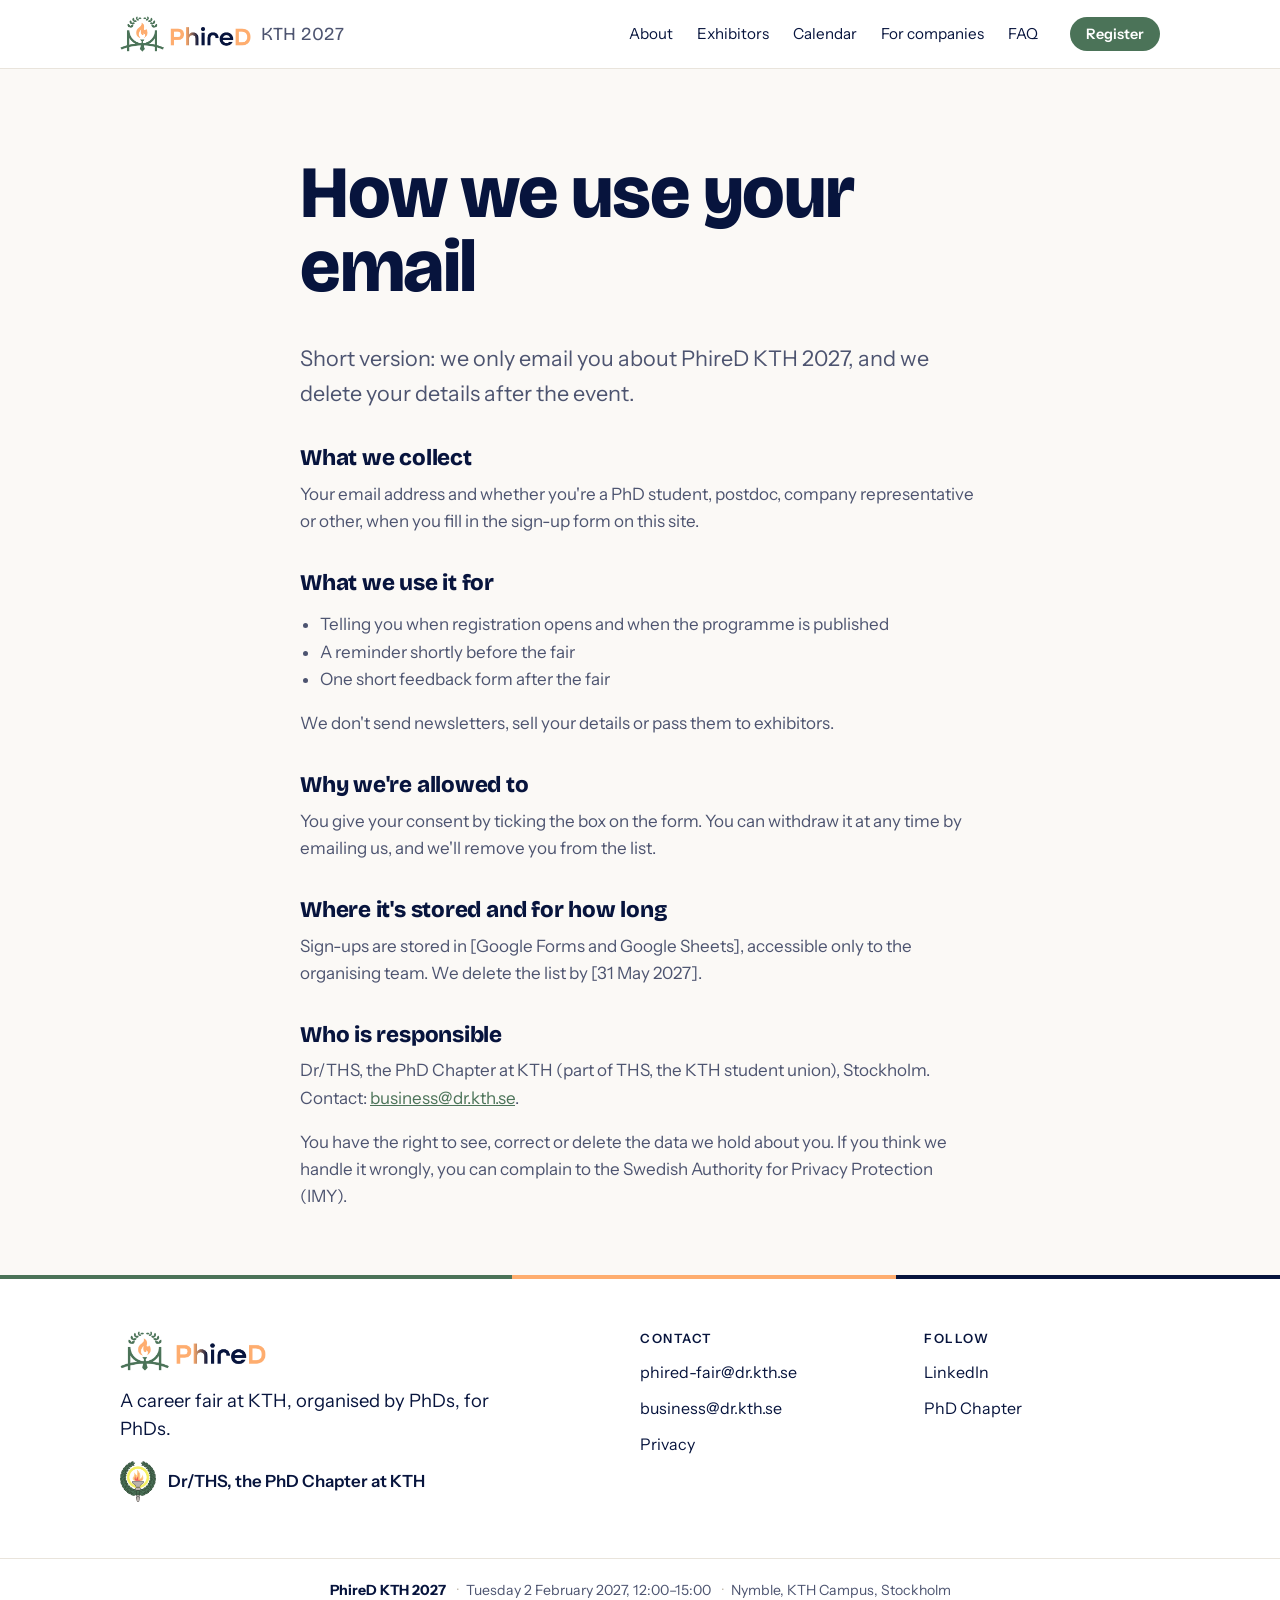
<file: privacy.html>
<!doctype html>
<html lang="en">
<head>
  <meta charset="utf-8">
  <meta name="viewport" content="width=device-width, initial-scale=1">
  <title>Privacy – PhireD KTH 2027</title>
  <meta name="description" content="How PhireD KTH 2027 uses the email addresses people leave on phired.se.">
  <link rel="icon" href="images/brand/favicon.png" type="image/png">
  <link rel="apple-touch-icon" href="images/brand/apple-touch-icon.png">
  <link rel="preload" href="fonts/bricolage-grotesque.woff" as="font" type="font/woff" crossorigin>
  <link rel="stylesheet" href="style/style.css?v=20261123-3">
</head>
<body>

  <header class="site-header">
    <div class="wrap header-inner">
      <a class="brand" href="./" aria-label="PhireD KTH 2027 home">
        <img class="brand-logo" src="images/brand/phired-logo-wide.png" alt="PhireD" width="131" height="36">
        <span>KTH 2027</span>
      </a>
      <nav class="nav" aria-label="Main">
        <a href="./#why">About</a>
        <a href="companies.html">Exhibitors</a>
        <a href="./#workshops">Calendar</a>
        <a href="exhibit.html">For companies</a>
        <a href="./#faq">FAQ</a>
      </nav>
      <a class="btn btn-small" href="./#register-now">Register</a>
    </div>
  </header>

  <main>
    <section class="page-head">
      <div class="wrap narrow prose">
        <h1>How we use your email</h1>
        <!-- TODO: check every [bracketed] item before sign-up opens -->
        <p class="lead">Short version: we only email you about PhireD KTH 2027, and we delete your details after the event.</p>

        <h2>What we collect</h2>
        <p>Your email address and whether you're a PhD student, postdoc, company representative or other, when you fill in the sign-up form on this site.</p>

        <h2>What we use it for</h2>
        <ul>
          <li>Telling you when registration opens and when the programme is published</li>
          <li>A reminder shortly before the fair</li>
          <li>One short feedback form after the fair</li>
        </ul>
        <p>We don't send newsletters, sell your details or pass them to exhibitors.</p>

        <h2>Why we're allowed to</h2>
        <p>You give your consent by ticking the box on the form. You can withdraw it at any time by emailing us, and we'll remove you from the list.</p>

        <h2>Where it's stored and for how long</h2>
        <p>Sign-ups are stored in [Google Forms and Google Sheets], accessible only to the organising team. We delete the list by [31 May 2027].</p>

        <h2>Who is responsible</h2>
        <p>Dr/THS, the PhD Chapter at KTH (part of THS, the KTH student union), Stockholm. Contact: <a href="mailto:business@dr.kth.se">business@dr.kth.se</a>.</p>
        <p>You have the right to see, correct or delete the data we hold about you. If you think we handle it wrongly, you can complain to the Swedish Authority for Privacy Protection (IMY).</p>
      </div>
    </section>
  </main>

  <footer class="site-footer">
    <div class="wrap footer-top">
      <div class="footer-about">
        <img class="footer-logo" src="images/brand/phired-logo-wide.png" alt="PhireD" width="131" height="36">
        <p>A career fair at KTH, organised by PhDs, for PhDs.</p>
        <a class="footer-chapter" href="https://www.dr.kth.se/">
          <img src="images/brand/phd-chapter-logo.png" alt="" width="28" height="32">
          <span>Dr/THS, the PhD Chapter at KTH</span>
        </a>
      </div>
      <div>
        <p class="footer-head">Contact</p>
        <ul class="footer-links">
          <li><a href="mailto:phired-fair@dr.kth.se">phired-fair@dr.kth.se</a></li>
          <li><a href="mailto:business@dr.kth.se">business@dr.kth.se</a></li>
          <li><a href="privacy.html">Privacy</a></li>
        </ul>
      </div>
      <div>
        <p class="footer-head">Follow</p>
        <ul class="footer-links">
          <li><a href="https://www.linkedin.com/company/phired-kth/">LinkedIn</a></li>
          <li><a href="https://www.dr.kth.se/">PhD Chapter</a></li>
        </ul>
      </div>
    </div>

    <div class="footer-bottom">
      <p><b>PhireD KTH 2027</b> <span>Tuesday 2 February 2027, 12:00–15:00</span> <span>Nymble, KTH Campus, Stockholm</span></p>
    </div>
  </footer>
</body>
</html>
</file>
<file: style/style.css>
/* PhireD KTH 2027 */

/* Fonts are hosted here (SIL Open Font License, see fonts/OFL-*.txt) */
@font-face {
  font-family: "Bricolage Grotesque";
  src: url("../fonts/bricolage-grotesque.woff") format("woff");
  font-weight: 200 800;
  font-display: swap;
}
@font-face {
  font-family: "Instrument Sans";
  src: url("../fonts/instrument-sans.woff") format("woff");
  font-weight: 400 700;
  font-display: swap;
}

:root {
  --paper: #fbf9f6;
  --ink: #07143d;
  --ink-soft: #4d5470;
  --signal: #4b7358;
  --signal-deep: #375a43;
  --marigold: #fead6f;
  --line: #e9e4dc;
  --white: #ffffff;

  --display: "Bricolage Grotesque", system-ui, sans-serif;
  --body: "Instrument Sans", system-ui, sans-serif;

  --wrap: 1120px;
  --gutter: clamp(16px, 4vw, 40px);
  --section: clamp(48px, 6vw, 80px);
}

*, *::before, *::after { box-sizing: border-box; }
[hidden] { display: none !important; }

html { scroll-behavior: smooth; scroll-padding-top: 80px; }

body {
  margin: 0;
  background: var(--paper);
  color: var(--ink);
  font-family: var(--body);
  font-size: 1.0625rem;
  line-height: 1.6;
  -webkit-font-smoothing: antialiased;
}

h1, h2, h3 {
  font-family: var(--display);
  line-height: 1.05;
  margin: 0 0 0.5em;
  letter-spacing: -0.01em;
}
h2 { font-size: clamp(1.75rem, 3.4vw, 2.5rem); font-weight: 800; }
h3 { font-size: 1.2rem; font-weight: 600; letter-spacing: -0.01em; }
p { margin: 0 0 1em; }
a { color: var(--signal); }

:focus-visible { outline: 3px solid var(--marigold); outline-offset: 3px; border-radius: 4px; }

.wrap { max-width: var(--wrap); margin: 0 auto; padding: 0 var(--gutter); }
.narrow { max-width: 760px; }

/* Buttons */
.btn {
  display: inline-block;
  font: 600 1rem/1 var(--body);
  padding: 0.95em 1.4em;
  border-radius: 999px;
  border: 0;
  background: var(--signal);
  color: var(--white);
  text-decoration: none;
  cursor: pointer;
  white-space: nowrap;
}
.btn:hover { background: var(--signal-deep); }
.btn-small { padding: 0.7em 1.1em; font-size: 0.9rem; }
.btn-invert { background: var(--white); color: var(--ink); }
.btn-invert:hover { background: var(--marigold); }

/* Header */
.site-header {
  position: sticky; top: 0; z-index: 10;
  background: var(--white);
  backdrop-filter: blur(8px);
  border-bottom: 1px solid var(--line);
}
.header-inner { display: flex; align-items: center; gap: 32px; height: 68px; }
.brand {
  display: flex; align-items: center; gap: 10px;
  font: 600 1.15rem var(--display);
  color: var(--ink); text-decoration: none;
}
.brand b { font-weight: 400; color: var(--ink-soft); }
.brand-logo { height: 36px; width: auto; display: block; }
.brand > span { font-weight: 400; color: var(--ink-soft); }
.nav { display: flex; gap: 24px; margin-left: auto; }
.nav a { color: var(--ink); text-decoration: none; font-size: 0.95rem; }
.nav a:hover { color: var(--signal); }
.nav a[aria-current="page"] { color: var(--signal); font-weight: 600; }

/* Hero */
.hero { padding: clamp(48px, 8vw, 104px) 0 clamp(64px, 9vw, 120px); overflow: hidden; }
.hero-inner { display: grid; grid-template-columns: 1.25fr 1fr; align-items: center; gap: 40px; }
.hero-when { display: flex; align-items: center; gap: 12px; font-weight: 500; color: var(--ink-soft); margin-bottom: 28px; }
.chip { background: var(--marigold); color: var(--ink); font-weight: 600; padding: 0.3em 0.8em; border-radius: 999px; }
.hero h1 {
  font-size: clamp(3rem, 8.2vw, 6.4rem);
  font-weight: 800;
  letter-spacing: -0.02em;
  line-height: 0.98;
  margin-bottom: 0.35em;
}
.lead { font-size: clamp(1.15rem, 1.8vw, 1.35rem); color: var(--ink-soft); max-width: 34ch; }

.signup { margin-top: 36px; max-width: 520px; }
.signup > label:first-child { display: block; font-weight: 600; margin-bottom: 10px; }
.signup-row { display: flex; gap: 8px; background: var(--white); border: 1px solid var(--line); border-radius: 999px; padding: 6px; }
.signup input[type="email"] {
  flex: 1; min-width: 0;
  border: 0; background: transparent;
  font: 1rem var(--body); color: var(--ink);
  padding: 0 16px;
}
.signup input[type="email"]:focus { outline: none; }
.signup-row:focus-within { border-color: var(--signal); box-shadow: 0 0 0 3px rgba(75, 115, 88, 0.2); }
.signup-msg { min-height: 1.6em; margin: 10px 0 0 16px; font-size: 0.95rem; color: var(--ink-soft); }

/* Sections */
.section { padding: var(--section) 0; border-top: 1px solid var(--line); }
.section-intro { color: var(--ink-soft); margin-bottom: 24px; }

.two-col { display: grid; grid-template-columns: 1.3fr 1fr; gap: clamp(32px, 6vw, 88px); align-items: start; }
.two-col p { max-width: 62ch; }

.facts { margin: 0; border-top: 2px solid var(--ink); }
.facts div { display: grid; grid-template-columns: 110px 1fr; gap: 16px; padding: 14px 0; border-bottom: 1px solid var(--line); }
.facts dt { font-weight: 600; }
.facts dd { margin: 0; color: var(--ink-soft); }

/* Audiences */
.audiences { border-top: 0; padding-top: 0; }
.split { display: grid; grid-template-columns: 1fr 1fr; gap: 20px; }
.panel { padding: clamp(28px, 4vw, 48px); border-radius: 28px; display: flex; flex-direction: column; }
.panel ul { padding-left: 1.1em; margin: 0 0 32px; flex: 1; }
.panel li { margin-bottom: 0.6em; }
.panel .btn { align-self: flex-start; }
.panel-light { background: var(--white); border: 1px solid var(--line); }
.panel-light li::marker { color: var(--signal); }
.panel-dark { background: var(--ink); color: var(--white); }
.panel-dark li { color: #c9cbe0; }
.panel-dark li::marker { color: var(--marigold); }

/* Timeline (a real sequence: times of the day) */
.timeline { list-style: none; margin: 0; padding: 0; max-width: 760px; }
.timeline li { display: grid; grid-template-columns: 96px 1fr; gap: 24px; position: relative; padding-bottom: 32px; }
.timeline li:not(:last-child)::after {
  content: ""; position: absolute; left: 132px; top: 22px; bottom: -8px;
  width: 2px; background: var(--line);
}
.timeline time { font: 600 1.2rem var(--display); color: var(--signal); }
.timeline li > div { padding-left: 32px; position: relative; }
.timeline li > div::before {
  content: ""; position: absolute; left: 6px; top: 7px;
  width: 14px; height: 14px; border-radius: 50%;
  background: var(--paper); border: 3px solid var(--signal);
}
.timeline h3 { margin-bottom: 0.2em; }
.timeline p { color: var(--ink-soft); margin: 0; }

/* FAQ */
.faq details { border-bottom: 1px solid var(--line); }
.faq details:first-of-type { border-top: 2px solid var(--ink); }
.faq summary {
  cursor: pointer; list-style: none;
  font: 600 1.15rem var(--display);
  padding: 20px 40px 20px 0; position: relative;
}
.faq summary::-webkit-details-marker { display: none; }
.faq summary::after {
  content: "+"; position: absolute; right: 4px; top: 50%; transform: translateY(-50%);
  font-size: 1.6rem; font-weight: 400; color: var(--signal); transition: transform 0.2s;
}
.faq details[open] summary::after { transform: translateY(-50%) rotate(45deg); }
.faq details p { color: var(--ink-soft); padding-bottom: 12px; max-width: 62ch; }

/* Organisers */
.logos { list-style: none; padding: 0; margin: 32px 0 0; display: grid; grid-template-columns: repeat(4, 1fr); gap: 16px; }
.logos li {
  display: grid; place-items: center; height: 96px;
  border: 1.5px dashed #d6cfc4; border-radius: 16px;
  color: #9a9384; font-size: 0.9rem;
}



/* Sign-up extras */
.signup-extra { display: flex; align-items: center; gap: 10px; margin: 14px 0 0 16px; }
.signup-extra .inline { color: var(--ink-soft); }
.signup select {
  font: 500 0.95rem var(--body); color: var(--ink);
  background: var(--white); border: 1px solid var(--line); border-radius: 999px;
  padding: 0.45em 2.2em 0.45em 0.9em;
  appearance: none;
  background-image: url("data:image/svg+xml,%3Csvg xmlns='http://www.w3.org/2000/svg' width='12' height='8'%3E%3Cpath d='M1 1l5 5 5-5' fill='none' stroke='%234b7358' stroke-width='2'/%3E%3C/svg%3E");
  background-repeat: no-repeat; background-position: right 0.9em center;
}
.consent { display: flex; gap: 10px; align-items: flex-start; margin: 14px 0 0 16px; font-size: 0.92rem; color: var(--ink-soft); line-height: 1.5; }
.consent input { width: 18px; height: 18px; margin: 2px 0 0; accent-color: var(--signal); flex: none; }

.text-link { font-weight: 600; }
.small { font-size: 0.9rem; color: var(--ink-soft); margin-top: 10px; }
.visually-hidden { position: absolute; width: 1px; height: 1px; overflow: hidden; clip: rect(0 0 0 0); white-space: nowrap; }
.btn-ghost { background: transparent; color: var(--signal); border: 1.5px solid var(--signal); }
.btn-ghost:hover { background: var(--signal); color: var(--white); }

/* Sub-page header */
.page-head { padding: clamp(48px, 7vw, 88px) 0 clamp(32px, 4vw, 48px); }
.page-head h1 { font-size: clamp(2.6rem, 6vw, 4.6rem); font-weight: 800; letter-spacing: -0.02em; line-height: 1; }
.page-head .lead { max-width: 58ch; }
.notice {
  display: inline-block; margin-top: 8px;
  background: #fff4dc; border: 1px solid #f4d27e; color: #6b4b00;
  padding: 0.6em 1em; border-radius: 12px; font-size: 0.95rem;
}

/* Company directory */
.directory { padding-bottom: var(--section); }
.dir-controls { display: grid; gap: 16px; padding-bottom: 24px; border-bottom: 2px solid var(--ink); }
#company-search {
  width: 100%; max-width: 560px;
  font: 1rem var(--body); color: var(--ink);
  background: var(--white); border: 1px solid var(--line); border-radius: 999px;
  padding: 0.85em 1.2em;
}
#company-search:focus { outline: none; border-color: var(--signal); box-shadow: 0 0 0 3px rgba(75, 115, 88, 0.2); }
.filters { display: flex; flex-wrap: wrap; gap: 8px; }
.filter {
  font: 500 0.9rem var(--body); color: var(--ink);
  background: transparent; border: 1px solid #d6cfc4; border-radius: 999px;
  padding: 0.45em 0.95em; cursor: pointer;
}
.filter:hover { border-color: var(--signal); color: var(--signal); }
.filter[aria-pressed="true"] { background: var(--ink); border-color: var(--ink); color: var(--white); }
.dir-count { color: var(--ink-soft); font-size: 0.95rem; margin: 16px 0 0; }

.company-list { list-style: none; margin: 0; padding: 0; }
.company-list > li { border-bottom: 1px solid var(--line); }
.co summary {
  list-style: none; cursor: pointer;
  display: grid; grid-template-columns: 64px 1fr auto; gap: 20px; align-items: start;
  padding: 24px 0;
}
.co summary::-webkit-details-marker { display: none; }
.co summary:hover .co-name { color: var(--signal); }
.co-logo { width: 64px; height: 64px; border-radius: 16px; object-fit: contain; background: var(--white); border: 1px solid var(--line); }
.co-mono { display: grid; place-items: center; font: 800 1.3rem var(--display); border: 0; }
.tone-0 { background: var(--signal); color: var(--white); }
.tone-1 { background: var(--ink); color: var(--white); }
.tone-2 { background: var(--marigold); color: var(--ink); }
.co-head { display: grid; gap: 6px; }
.co-name { font: 600 1.35rem/1.15 var(--display); letter-spacing: -0.01em; }
.co-example {
  font: 500 0.75rem var(--body); vertical-align: middle;
  color: #6b4b00; background: #fff4dc; border-radius: 999px; padding: 0.2em 0.6em; margin-left: 6px;
}
.co-badge {
  font: 600 0.75rem var(--body); vertical-align: middle;
  color: var(--ink); background: var(--marigold); border-radius: 999px; padding: 0.2em 0.65em; margin-left: 6px;
}
.co-line { color: var(--ink-soft); max-width: 62ch; }
.co-tags { display: flex; flex-wrap: wrap; gap: 6px; margin-top: 4px; }
.co-tags span { font-size: 0.82rem; color: var(--signal-deep); background: #e7efe9; border-radius: 999px; padding: 0.2em 0.7em; }
.co-meta { display: grid; justify-items: end; text-align: right; font-size: 0.9rem; color: var(--ink-soft); position: relative; padding-right: 36px; }
.co-meta::after {
  content: "+"; position: absolute; right: 4px; top: -6px;
  font-size: 1.7rem; color: var(--signal); transition: transform 0.2s;
}
.co[open] .co-meta::after { transform: rotate(45deg); }
.co-body {
  display: grid; grid-template-columns: repeat(2, minmax(0, 1fr)); gap: 24px 48px;
  padding: 0 0 32px 84px;
}
.co-body h3 { font-size: 1rem; margin-bottom: 0.3em; }
.co-body p { color: var(--ink-soft); margin: 0; max-width: 60ch; }
.co-body ul { margin: 0; padding-left: 1.1em; color: var(--ink-soft); }
.co-links { grid-column: 1 / -1; display: flex; flex-wrap: wrap; gap: 10px; }
.co-links a {
  font-weight: 600; text-decoration: none;
  border: 1.5px solid var(--signal); border-radius: 999px; padding: 0.45em 1em;
}
.co-links a:hover { background: var(--signal); color: var(--white); }
.no-results { padding: 40px 0; color: var(--ink-soft); }

/* Prose pages */
.prose h2 { font-size: 1.4rem; margin-top: 1.6em; }
.prose p, .prose li { color: var(--ink-soft); }
.prose ul { padding-left: 1.2em; }

/* ===== v2: hero with countdown, stats, visuals ===== */
.skip-link { position: absolute; left: -9999px; top: 8px; z-index: 20; background: var(--white); color: var(--ink); padding: 10px 16px; border-radius: 8px; }
.skip-link:focus { left: 8px; }

.hero-dark { position: relative; background: var(--ink); color: var(--white); padding: clamp(56px, 8vw, 112px) 0 clamp(64px, 8vw, 112px); }
.hero-dark .hero-inner { display: grid; grid-template-columns: 1.5fr 1fr; gap: 40px; align-items: center; }
.hero-dark h1 { color: var(--white); max-width: 12ch; }
.hero-dark .lead { color: #c9cbe0; max-width: 40ch; }

.countdown { margin-top: 36px; }
.cd-units { display: flex; gap: 12px; }
.cd-units > div {
  display: grid; justify-items: center; min-width: 112px; padding: 16px 18px 12px;
  border: 1px solid rgba(255, 255, 255, 0.16); border-radius: 18px; background: rgba(255, 255, 255, 0.05);
}
.cd-num { font: 800 clamp(2.2rem, 4.6vw, 3.6rem)/1 var(--display); font-variant-numeric: tabular-nums; letter-spacing: -0.01em; }
.cd-units > div:last-child .cd-num { color: var(--marigold); }
.cd-label { font-size: 0.9rem; color: #c9cbe0; margin-top: 6px; }
.cd-note { margin: 12px 0 0; font-size: 0.92rem; color: #a7aacb; }
.cd-done .cd-units { display: none; }
.cd-done .cd-note { font: 600 1.3rem var(--display); color: var(--white); }

.hero-actions { display: flex; flex-wrap: wrap; gap: 12px; margin-top: 32px; }
.btn-bright { background: var(--marigold); color: var(--ink); }
.btn-bright:hover { background: var(--white); }
.btn-outline-light { background: transparent; color: var(--white); box-shadow: inset 0 0 0 1.5px rgba(255, 255, 255, 0.55); }
.btn-outline-light:hover { background: var(--white); color: var(--ink); }

/* Why */
.why { display: grid; grid-template-columns: 1fr 1.3fr; gap: clamp(32px, 6vw, 80px); align-items: center; }
.why-copy p { color: var(--ink-soft); max-width: 44ch; }

/* Photo mosaic */
.photos-section { padding-top: 0; border-top: 0; }
.mosaic { display: grid; grid-template-columns: repeat(4, 1fr); grid-auto-rows: clamp(150px, 17vw, 220px); gap: 12px; margin-top: 28px; }
.photo {
  position: relative; margin: 0; border-radius: 20px; overflow: hidden;
  background:
    url("data:image/svg+xml,%3Csvg xmlns='http://www.w3.org/2000/svg' width='48' height='48' fill='none' stroke='%234b7358' stroke-width='2' stroke-linejoin='round'%3E%3Cpath d='M6 15h8l3-5h14l3 5h8v24H6z'/%3E%3Ccircle cx='24' cy='26' r='7'/%3E%3C/svg%3E") center 42% / 44px no-repeat,
    linear-gradient(135deg, #e7efe9, #ffe8d6);
}
.photo-big { grid-column: span 2; grid-row: span 2; }
.photo-wide { grid-column: span 2; }
.photo img { position: absolute; inset: 0; width: 100%; height: 100%; object-fit: cover; }
.notice a { color: inherit; font-weight: 600; }

/* What's on */
.features { list-style: none; margin: 0; padding: 0; display: grid; grid-template-columns: repeat(3, 1fr); gap: 12px; }
.features li { background: var(--white); border: 1px solid var(--line); border-radius: 20px; padding: 24px 20px; }
.features svg { width: 40px; height: 40px; fill: none; stroke: var(--signal); stroke-width: 2.5; stroke-linecap: round; stroke-linejoin: round; margin-bottom: 14px; }
.features li:nth-child(3) svg { stroke: #e8894a; }
.features h3 { font-size: 1.1rem; margin-bottom: 0.35em; }
.features p { color: var(--ink-soft); font-size: 0.95rem; line-height: 1.5; margin: 0; }

/* Panel icons */
.panel-icon { width: 44px; height: 44px; fill: none; stroke: var(--signal); stroke-width: 2.5; stroke-linejoin: round; stroke-linecap: round; margin-bottom: 18px; }
.panel-dark .panel-icon { stroke: var(--marigold); }

/* Exhibitor wall */
.wall-section { padding-top: clamp(48px, 6vw, 88px); }
.section-head { display: flex; justify-content: space-between; align-items: baseline; gap: 16px; flex-wrap: wrap; }
.wall ul { list-style: none; margin: 16px 0 0; padding: 0; display: grid; grid-template-columns: repeat(auto-fill, minmax(168px, 1fr)); gap: 10px; }
.wall li > button {
  display: flex; flex-direction: column; align-items: center; justify-content: center; gap: 4px;
  height: 100%; min-height: 84px; padding: 12px; text-align: center;
  background: var(--white); border: 1px solid var(--line); border-radius: 14px;
  font: 600 1rem/1.2 var(--display); color: var(--ink); text-decoration: none; cursor: pointer; width: 100%;
}
.wall li > button:hover { border-color: var(--signal); color: var(--signal); }
.wall img { max-width: 100%; max-height: 44px; object-fit: contain; }
.wall .wall-sponsors { grid-template-columns: repeat(auto-fit, minmax(220px, 1fr)); }
.wall-sponsors li > button { background: var(--ink); border-color: var(--ink); color: var(--white); font-size: 1.5rem; min-height: 110px; }
.wall-sponsors li > button:hover { background: var(--signal); border-color: var(--signal); color: var(--white); }
.wall em { font: 500 0.78rem var(--body); font-style: normal; color: var(--marigold); }

/* Sign-up band */
.signup-band { background: var(--signal); color: var(--white); padding: var(--section) 0; }
.signup-inner { display: grid; grid-template-columns: 1fr 1.1fr; gap: clamp(32px, 6vw, 80px); align-items: center; }
.signup-band h2 { color: var(--white); }
.signup-band p { color: #e3eee6; max-width: 44ch; }
.signup-band .signup { margin: 0; }
.signup-band .signup > label:first-child { color: var(--white); }
.signup-band .signup-row { border-color: transparent; }
.signup-band .signup-row .btn { background: var(--ink); }
.signup-band .signup-row .btn:hover { background: #1b2a5c; }
.signup-band .signup-extra .inline, .signup-band .consent { color: #e3eee6; }
.signup-band .consent a { color: var(--white); }
.signup-band .signup-msg { color: var(--white); font-weight: 500; }
.signup-band .signup-row:focus-within { box-shadow: 0 0 0 3px var(--marigold); }

.jump { display: flex; flex-wrap: wrap; gap: 20px; margin: 0; }
.dir-title { margin-bottom: 0.3em; }
.directory .notice { margin: 0 0 24px; }

/* Organiser */
.organiser-inner { display: grid; grid-template-columns: 1.4fr 1fr; gap: clamp(32px, 6vw, 80px); align-items: center; }
.organiser-inner p { color: var(--ink-soft); max-width: 56ch; }
.organiser .logos { grid-template-columns: 1fr 1fr; margin: 0; }

/* Timeline: wider time column for "Weeks before" */
.timeline li { grid-template-columns: 120px 1fr; }
.timeline li:not(:last-child)::after { left: 156px; }

/* Responsive */
@media (max-width: 900px) {
  .header-inner { flex-wrap: wrap; height: auto; padding-top: 12px; gap: 8px 16px; justify-content: space-between; }
  .nav {
    order: 3; width: 100%; margin: 0 calc(var(--gutter) * -1); padding: 4px var(--gutter) 12px;
    gap: 20px; overflow-x: auto; white-space: nowrap; scrollbar-width: none;
  }
  .nav::-webkit-scrollbar { display: none; }
  html { scroll-padding-top: 120px; }
  .hero-inner { grid-template-columns: 1fr; }
  .two-col, .split { grid-template-columns: 1fr; }
  .logos { grid-template-columns: repeat(2, 1fr); }
  .co-body { grid-template-columns: 1fr; }
}

@media (max-width: 520px) {
  .signup-row { flex-direction: column; border-radius: 20px; }
  .signup input[type="email"] { padding: 12px 14px; }
  .signup-row .btn { width: 100%; }
  .timeline li { grid-template-columns: 64px 1fr; gap: 12px; }
  .timeline li:not(:last-child)::after { left: 88px; }
  .timeline li > div { padding-left: 32px; }
  .facts div { grid-template-columns: 90px 1fr; }
  .btn-small { padding: 0.6em 0.9em; font-size: 0.85rem; }
  .signup-extra, .consent { margin-left: 4px; }
  .co summary { grid-template-columns: 48px 1fr; gap: 14px; position: relative; padding-right: 32px; }
  .co-logo { width: 48px; height: 48px; border-radius: 12px; }
  .co-mono { font-size: 1.05rem; }
  .co-meta { grid-column: 2; display: flex; gap: 12px; text-align: left; padding-right: 0; position: static; }
  .co-meta::after { top: 18px; right: 0; }
  .co-body { grid-template-columns: 1fr; padding-left: 0; }
  .brand { font-size: 1rem; }
}

/* ===== v2 responsive ===== */
@media (max-width: 900px) {
  .why, .signup-inner, .organiser-inner { grid-template-columns: 1fr; }
  .features { grid-template-columns: 1fr; }
  .mosaic { grid-template-columns: 1fr 1fr; grid-auto-rows: 150px; }
}
@media (max-width: 520px) {
  .cd-units { gap: 8px; }
  .cd-units > div { flex: 1; min-width: 0; padding: 12px 4px 10px; border-radius: 14px; }
  .cd-num { font-size: 1.9rem; }
  .cd-label { font-size: 0.78rem; }
  .hero-actions .btn { flex: 1 1 100%; text-align: center; }
  .features { grid-template-columns: 1fr; }
  .features li { display: grid; grid-template-columns: 40px 1fr; column-gap: 16px; padding: 18px; }
  .features svg { grid-row: span 2; margin: 0; }
  .wall ul { grid-template-columns: repeat(2, 1fr); }
  .wall .wall-sponsors { grid-template-columns: 1fr; }
  .wall-sponsors li > button { min-height: 84px; font-size: 1.25rem; }
  .timeline li { grid-template-columns: 76px 1fr; }
  .timeline li:not(:last-child)::after { left: 100px; }
}

/* ===== v3 (Nov 2026): logo palette, event facts, bridge, calendar, team, packages ===== */
.hero-chip { margin-bottom: 24px; }
.hero-logo { width: 100%; max-width: 320px; height: auto; justify-self: end; }

/* Light hero: the logo sits on white, exactly as designed */
.hero-light { background: var(--white); border-bottom: 1px solid var(--line); padding: clamp(48px, 7vw, 96px) 0 clamp(56px, 7vw, 96px); }
.hero-light .hero-inner { display: grid; grid-template-columns: 1.5fr 1fr; gap: 40px; align-items: center; }
.hero-light h1 { max-width: 12ch; }
.hero-light .event-facts dt { color: var(--signal); }
.hero-light .event-facts dd, .hero-light .event-facts dd a { color: var(--ink); }
.hero-light .event-facts dd a { text-decoration-color: var(--marigold); }
.hero-light .venue-sub { color: var(--ink-soft); }
.hero-light .cd-units > div { border-color: var(--line); background: var(--paper); }
.hero-light .cd-units > div:last-child .cd-num { color: var(--signal); }
.hero-light .cd-label { color: var(--ink-soft); }
.hero-light .cd-done .cd-note { color: var(--ink); }
@media (prefers-reduced-motion: no-preference) {
  .hero-logo { opacity: 0; transform: translateY(12px); animation: rise 0.8s 0.15s cubic-bezier(.2, .7, .2, 1) forwards; }
  @keyframes rise { to { opacity: 1; transform: none; } }
}

/* Date, time and venue: big and scannable */
.event-facts { display: flex; flex-wrap: wrap; gap: 20px 44px; margin: 8px 0 0; }
.event-facts dd { white-space: nowrap; }
.event-facts .venue-sub { white-space: normal; }
.event-facts dt { font-size: 0.85rem; font-weight: 600; letter-spacing: 0.08em; text-transform: uppercase; color: var(--marigold); margin-bottom: 4px; }
.event-facts dd { margin: 0; font: 700 clamp(1.4rem, 2.6vw, 2rem)/1.15 var(--display); color: var(--white); }
.event-facts dd a { color: var(--white); text-decoration-color: rgba(255, 255, 255, 0.4); text-underline-offset: 4px; }
.event-facts dd a:hover { text-decoration-color: var(--marigold); }
.venue-sub { display: block; margin-top: 6px; font: 400 0.95rem var(--body); color: #c9cbe0; }
.cd-note:empty { display: none; }

/* Why: the bridge */
.why { align-items: start; }
.bridge { list-style: none; margin: 0; padding: 0; display: grid; gap: 12px; }
.bridge li { display: grid; grid-template-columns: 44px 1fr; column-gap: 18px; padding: 22px 24px; background: var(--white); border: 1px solid var(--line); border-radius: 20px; }
.bridge svg { grid-row: span 2; width: 40px; height: 40px; fill: none; stroke: var(--signal); stroke-width: 2.5; stroke-linecap: round; stroke-linejoin: round; }
.bridge li:nth-child(3) svg { stroke: #e8894a; }
.bridge h3 { margin-bottom: 0.25em; }
.bridge p { margin: 0; color: var(--ink-soft); }

/* Exhibitor pop-up */
.co-dialog {
  width: min(560px, calc(100vw - 32px)); max-height: calc(100vh - 64px); overflow: auto;
  border: 0; border-radius: 24px; padding: 32px; background: var(--white); color: var(--ink);
  box-shadow: 0 24px 64px rgba(7, 20, 61, 0.3);
}
.co-dialog::backdrop { background: rgba(7, 20, 61, 0.55); }
.dlg-close {
  position: absolute; top: 14px; right: 14px; width: 40px; height: 40px; border-radius: 50%;
  border: 1px solid var(--line); background: var(--white); font-size: 1.5rem; line-height: 1; color: var(--ink); cursor: pointer;
}
.dlg-close:hover { border-color: var(--signal); color: var(--signal); }
.dlg-type { font-size: 0.85rem; font-weight: 600; color: var(--signal); margin: 0 48px 6px 0; }
.co-dialog h3 { font-size: 1.6rem; margin-right: 48px; }
.dlg-line { font-weight: 500; }
.co-dialog p { color: var(--ink-soft); }
.co-dialog .co-tags { margin: 0 0 16px; }

/* Workshop calendar */
.cal-wrap { display: grid; grid-template-columns: minmax(280px, 380px) 1fr; gap: clamp(24px, 4vw, 48px); align-items: start; }
.cal { background: var(--white); border: 1px solid var(--line); border-radius: 24px; padding: 20px; position: sticky; top: 92px; }
.cal-head { display: flex; align-items: center; justify-content: space-between; margin-bottom: 12px; }
.cal-title { margin: 0; font: 700 1.15rem var(--display); }
.cal-nav { width: 36px; height: 36px; border-radius: 50%; border: 1px solid var(--line); background: var(--white); font-size: 1.3rem; color: var(--ink); cursor: pointer; }
.cal-nav:hover:not(:disabled) { border-color: var(--signal); color: var(--signal); }
.cal-nav:disabled { opacity: 0.35; cursor: default; }
.cal-grid { display: grid; grid-template-columns: repeat(7, 1fr); gap: 4px; text-align: center; }
.cal-dow { font-size: 0.75rem; font-weight: 600; color: var(--ink-soft); padding: 4px 0; }
.cal-day { display: grid; place-items: center; aspect-ratio: 1; border-radius: 50%; font-size: 0.92rem; color: var(--ink-soft); }
.cal-ws, .cal-fair { border: 0; font: 700 0.95rem var(--body); cursor: pointer; text-decoration: none; }
.cal-ws { background: var(--signal); color: var(--white); }
.cal-ws:hover { background: var(--signal-deep); }
.cal-fair { background: var(--marigold); color: var(--ink); }
.cal-legend { display: flex; align-items: center; gap: 8px; margin: 14px 0 0; font-size: 0.85rem; color: var(--ink-soft); }
.key { width: 12px; height: 12px; border-radius: 50%; display: inline-block; }
.key-ws { background: var(--signal); }
.key-fair { background: var(--marigold); margin-left: 10px; }
.workshops { list-style: none; margin: 0; padding: 0; display: grid; gap: 12px; }
.ws { padding: 22px 24px; background: var(--white); border: 1px solid var(--line); border-radius: 20px; transition: border-color 0.2s, box-shadow 0.2s; }
.ws:focus { outline: none; }
.ws-active { border-color: var(--signal); box-shadow: 0 0 0 3px rgba(75, 115, 88, 0.2); }
.ws-when { margin: 0 0 6px; font-size: 0.9rem; font-weight: 600; color: var(--signal); }
.ws h3 { margin-bottom: 0.3em; }
.ws p { color: var(--ink-soft); }
.ws-soon { display: inline-block; font-size: 0.9rem; font-weight: 600; color: var(--ink-soft); background: var(--paper); border: 1px dashed #d6cfc4; border-radius: 999px; padding: 0.5em 1em; }

/* Register band */
.signup-band .btn-bright { margin-top: 8px; }
.signup-band .btn-bright:hover { background: var(--white); }
.signup-title { font: 700 1.2rem var(--display); color: var(--white); margin-bottom: 14px; }
.signup-band .signup > label[for="email"] { display: block; font-weight: 600; margin-bottom: 8px; color: var(--white); }

/* Organiser and team */
.chapter-logo { display: grid; justify-items: center; gap: 12px; justify-self: center; text-decoration: none; color: var(--ink); font-weight: 600; }
.chapter-logo img { width: 104px; height: auto; }
.team-section { border-top: 0; padding-top: 0; }
.team { list-style: none; margin: 0; padding: 0; display: grid; grid-template-columns: repeat(auto-fill, minmax(200px, 1fr)); gap: 12px; }
.team li { padding: 24px; background: var(--white); border: 1px solid var(--line); border-radius: 20px; text-align: center; }
.avatar { display: grid; place-items: center; width: 72px; height: 72px; margin: 0 auto 14px; border-radius: 50%; object-fit: cover; background: #e7efe9; color: var(--signal-deep); font: 700 1.3rem var(--display); }
.team-name { font: 600 1.1rem var(--display); margin: 0 0 2px; }
.team-role { color: var(--ink-soft); font-size: 0.95rem; margin: 0; }

/* Exhibitor year tabs */
.year-tabs { display: inline-flex; gap: 4px; padding: 4px; margin-bottom: 24px; background: var(--white); border: 1px solid var(--line); border-radius: 999px; }
.year-tab { font: 700 1.05rem var(--display); color: var(--ink-soft); background: transparent; border: 0; border-radius: 999px; padding: 0.55em 1.4em; cursor: pointer; }
.year-tab:hover { color: var(--signal); }
.year-tab[aria-selected="true"] { background: var(--ink); color: var(--white); }
.year-empty { padding: 40px; background: var(--white); border: 1px solid var(--line); border-radius: 24px; }
.year-empty p { color: var(--ink-soft); max-width: 56ch; }
.year-empty-actions { display: flex; flex-wrap: wrap; gap: 10px; margin: 20px 0 0; }
.jump .text-link { margin-right: 20px; }

/* Packages page */
.pitch { list-style: none; margin: 28px 0 0; padding: 0; display: flex; flex-wrap: wrap; gap: 10px; }
.pitch li { background: var(--white); border: 1px solid var(--line); border-radius: 999px; padding: 0.5em 1.1em; color: var(--ink-soft); }
.pitch b { color: var(--ink); }
.packages-section { border-top: 0; padding-top: 0; }
.table-scroll { overflow-x: auto; margin-top: 8px; }
.packages { width: 100%; min-width: 520px; border-collapse: collapse; background: var(--white); border: 1px solid var(--line); border-radius: 20px; overflow: hidden; }
.packages th, .packages td { padding: 14px 18px; border-bottom: 1px solid var(--line); text-align: center; }
.packages tbody tr:last-child > * { border-bottom: 0; }
.packages tbody th { text-align: left; font-weight: 500; color: var(--ink-soft); }
.packages thead th { font: 700 1.2rem var(--display); background: var(--ink); color: var(--white); }
.packages thead th.pk-gold { color: var(--marigold); }
.packages .pk-price td { font: 700 1.15rem var(--display); color: var(--ink); }
.addons-wrap { display: grid; grid-template-columns: 1fr 1fr; gap: clamp(24px, 5vw, 64px); margin-top: clamp(48px, 6vw, 72px); align-items: start; }
.addons div { grid-template-columns: 1fr auto; }
.addons dd { color: var(--ink); font-weight: 600; }
.contact-card { padding: 32px; background: var(--ink); color: #c9cbe0; border-radius: 24px; }
.contact-card h2 { color: var(--white); }
.contact-card b { color: var(--white); }
.contact-card a:not(.btn) { color: var(--white); }
.contact-card .btn { background: var(--marigold); color: var(--ink); margin-top: 8px; }
.contact-card .btn:hover { background: var(--white); }

@media (max-width: 900px) {
  .hero-dark .hero-inner, .hero-light .hero-inner { grid-template-columns: 1fr; }
  .hero-logo { order: -1; justify-self: start; max-width: 150px; margin-bottom: 4px; }
  .cal-wrap, .addons-wrap { grid-template-columns: 1fr; }
  .cal { position: static; }
}
@media (max-width: 520px) {
  .brand-logo { height: 30px; }
  .bridge li, .ws { padding: 18px; }
  .co-dialog { padding: 24px 20px; }
  .year-empty, .contact-card { padding: 24px; }
}

/* ===== Tighter vertical rhythm ===== */
.hero-light { padding: clamp(32px, 5vw, 64px) 0 clamp(36px, 5vw, 64px); }
.hero-light h1 { font-size: clamp(2.6rem, 6.4vw, 5rem); margin-bottom: 0.3em; }
.hero-chip { margin-bottom: 16px; }
.event-facts { gap: 14px 44px; }
.countdown { margin-top: 24px; }
.cd-units > div { padding: 12px 16px 10px; }
.hero-actions { margin-top: 24px; }
.hero-logo { max-width: 280px; }
.bridge li { padding: 16px 20px; }
.mosaic { grid-auto-rows: clamp(120px, 14vw, 180px); margin-top: 20px; }
.panel { padding: clamp(24px, 3vw, 36px); }
.panel ul { margin-bottom: 24px; }
.panel-icon { margin-bottom: 12px; }
.wall-section { padding-top: clamp(40px, 5vw, 64px); }
.wall li > button { min-height: 64px; padding: 10px; }
.wall-sponsors li > button { min-height: 84px; }
.ws { display: grid; grid-template-columns: 1fr auto; column-gap: 24px; align-items: center; padding: 16px 20px; }
.ws > :not(.btn):not(.ws-soon) { grid-column: 1; }
.ws > .btn, .ws > .ws-soon { grid-column: 2; grid-row: 1 / span 3; }
.ws p { margin: 0; }
.ws h3 { margin-bottom: 0.2em; }
.features li { padding: 20px; }
.faq summary { padding: 14px 40px 14px 0; }
.organiser { padding-bottom: 24px; }
.team li { padding: 18px; }

@media (max-width: 900px) {
  .hero-logo { max-width: 120px; }
}
@media (max-width: 520px) {
  .ws { grid-template-columns: 1fr; }
  .ws > .btn, .ws > .ws-soon { grid-column: 1; grid-row: auto; justify-self: start; margin-top: 10px; }
  .wall ul { grid-template-columns: repeat(3, 1fr); gap: 6px; }
  .wall li > button { min-height: 52px; padding: 8px 4px; font-size: 0.8rem; }
  .wall .wall-sponsors { grid-template-columns: repeat(3, 1fr); }
  .wall-sponsors li > button { min-height: 60px; font-size: 0.95rem; }
  .mosaic { grid-auto-rows: 110px; gap: 8px; }
}

/* ===== Calendar: one continuous grid, workshops + fair ===== */
.cal-title { margin: 0 0 12px; font: 700 1.15rem var(--display); text-align: center; }
.cal-month { grid-column: 1 / -1; text-align: left; padding: 10px 4px 2px; font: 700 0.8rem var(--display); letter-spacing: 0.06em; text-transform: uppercase; color: var(--signal); }
.cal-fair { box-shadow: 0 0 0 3px rgba(254, 173, 111, 0.35); }
.cal-fair:hover { background: #f99a52; }

/* Workshop list: compact, small button next to the title */
.workshops { gap: 8px; }
.ws { display: block; padding: 14px 18px; }
.ws-head { display: flex; align-items: center; flex-wrap: wrap; gap: 4px 12px; margin-bottom: 2px; }
.ws-head h3 { margin: 0; }
.ws-when { margin-bottom: 4px; font-size: 0.85rem; }
.ws p:last-child { font-size: 0.95rem; }
.ws-btn {
  font: 600 0.8rem/1 var(--body); padding: 0.45em 0.9em; border-radius: 999px; white-space: nowrap;
  background: var(--signal); color: var(--white); text-decoration: none;
}
a.ws-btn:hover { background: var(--signal-deep); }
.ws-btn.ws-soon { background: var(--paper); color: var(--ink-soft); border: 1px dashed #d6cfc4; padding: 0.4em 0.85em; }
.ws-fair { background: #fff6ee; border-color: #f6cfae; }
.ws-fair .ws-when { color: #b4602a; }
.ws-btn-fair { background: var(--marigold); color: var(--ink); }
a.ws-btn-fair:hover { background: #f99a52; }


/* ===== Exhibitor wall: sponsor cards + moving logo ticker ===== */
.wall .wall-sponsors { grid-template-columns: repeat(3, 1fr); gap: 12px; margin: 8px 0 0; }
.wall .wall-sponsors li > button {
  position: relative; min-height: 120px; padding: 20px 16px 34px;
  background: var(--white); border: 1px solid var(--line); border-radius: 20px; color: var(--ink);
  transition: transform 0.2s, box-shadow 0.2s, border-color 0.2s;
}
.wall .wall-sponsors li > button:hover { background: var(--white); color: var(--ink); border-color: var(--marigold); transform: translateY(-3px); box-shadow: 0 12px 28px rgba(7, 20, 61, 0.1); }
.sp-logo { display: grid; place-items: center; height: 52px; }
.sp-logo img { max-height: 48px; max-width: 200px; }
.sp-logo .wm { font: 800 1.9rem/1 var(--display); color: var(--ink); }
.wall .wall-sponsors em {
  position: absolute; left: 50%; bottom: 12px; transform: translateX(-50%); white-space: nowrap;
  font: 600 0.75rem var(--body); color: var(--ink); background: #ffe8d6; border-radius: 999px; padding: 0.25em 0.75em;
}

.ticker {
  overflow: hidden; margin-top: 12px;
  -webkit-mask-image: linear-gradient(90deg, transparent, #000 6%, #000 94%, transparent);
          mask-image: linear-gradient(90deg, transparent, #000 6%, #000 94%, transparent);
}
.wall .ticker-track { display: flex; width: max-content; gap: 12px; margin: 0; padding: 4px 0; grid-template-columns: none; }
.wall .ticker-track li > button {
  width: 168px; height: 76px; min-height: 0; padding: 12px 16px;
  background: var(--white); border: 1px solid var(--line); border-radius: 16px;
  transition: border-color 0.2s, transform 0.2s;
}
.wall .ticker-track li > button:hover, .wall .ticker-track li > button:focus-visible { border-color: var(--signal); transform: translateY(-2px); }
.ticker-track img { max-width: 132px; max-height: 44px; object-fit: contain; }
.ticker-track .wm { font: 700 0.98rem/1.15 var(--display); color: var(--ink); }

@media (prefers-reduced-motion: no-preference) {
  .ticker-track { animation: ticker 70s linear infinite; }
  .ticker-rev .ticker-track { animation-direction: reverse; animation-duration: 80s; }
  .ticker:hover .ticker-track, .ticker:focus-within .ticker-track { animation-play-state: paused; }
  @keyframes ticker { to { transform: translateX(calc(-50% - 6px)); } }
}
/* Without motion: a plain wrapped grid, no duplicate copies */
@media (prefers-reduced-motion: reduce) {
  .ticker { -webkit-mask-image: none; mask-image: none; }
  .wall .ticker-track { flex-wrap: wrap; width: auto; }
  .ticker-track li[aria-hidden="true"] { display: none; }
}
@media (max-width: 520px) {
  .wall .wall-sponsors { grid-template-columns: repeat(3, 1fr); gap: 6px; }
  .wall .wall-sponsors li > button { min-height: 92px; padding: 12px 6px 30px; border-radius: 14px; }
  .sp-logo { height: 36px; }
  .sp-logo img { max-height: 30px; max-width: 90px; }
  .sp-logo .wm { font-size: 1.2rem; }
  .wall .wall-sponsors em { font-size: 0.62rem; bottom: 8px; }
  .wall .ticker-track li > button { width: 132px; height: 64px; padding: 8px 10px; }
  .ticker-track img { max-width: 104px; max-height: 28px; }
  .ticker-track .wm { font-size: 0.85rem; }
}

/* ===== Exhibitors page: card grid ===== */
.co-grid { list-style: none; margin: 8px 0 0; padding: 0; display: grid; grid-template-columns: repeat(3, 1fr); gap: 18px; }
.co-card {
  width: 100%; height: 100%; display: flex; flex-direction: column; text-align: left; cursor: pointer;
  padding: 0; overflow: hidden; font: inherit; color: var(--ink);
  background: var(--white); border: 1px solid var(--line); border-radius: 22px;
  transition: transform 0.2s ease, box-shadow 0.2s ease, border-color 0.2s ease;
}
.co-card:hover, .co-card:focus-visible { transform: translateY(-4px); border-color: var(--signal); box-shadow: 0 16px 36px rgba(7, 20, 61, 0.1); }
.co-card-sponsor { border-color: #f6cfae; }
.co-card-logo {
  display: grid; place-items: center; height: 128px; padding: 22px 28px;
  background: var(--white); border-bottom: 1px solid var(--line);
}
.co-card-logo img { max-width: 100%; max-height: 72px; object-fit: contain; transition: transform 0.25s ease; }
.co-card:hover .co-card-logo img { transform: scale(1.05); }
.co-card-logo .co-mono { width: 72px; height: 72px; border-radius: 20px; display: grid; place-items: center; font: 800 1.6rem var(--display); }
.co-card-body { flex: 1; display: grid; align-content: start; gap: 8px; padding: 20px 22px 6px; background: #fdfcfa; }
.co-card-top { display: flex; align-items: center; justify-content: space-between; gap: 8px; font-size: 0.82rem; font-weight: 600; letter-spacing: 0.04em; text-transform: uppercase; color: var(--signal); }
.co-card-top .co-badge { margin: 0; text-transform: none; letter-spacing: 0; }
.co-card .co-name { font: 700 1.35rem/1.2 var(--display); }
.co-card .co-line { font-size: 1rem; line-height: 1.55; color: var(--ink-soft); }
.co-card .co-tags { margin-top: 4px; }
.co-card .co-tags span { font-size: 0.8rem; }
.co-card-more { display: flex; align-items: center; gap: 6px; padding: 12px 22px 18px; background: #fdfcfa; font-weight: 600; font-size: 0.92rem; color: var(--signal); }
.co-card-more b { transition: transform 0.2s ease; }
.co-card:hover .co-card-more b { transform: translateX(5px); }

/* ===== Company pop-up (both pages) ===== */
.co-dialog { width: min(720px, calc(100vw - 32px)); padding: 0; border-radius: 28px; overflow: auto; }
.co-dialog[open] { animation: dlg-in 0.22s ease-out; }
@keyframes dlg-in { from { opacity: 0; transform: translateY(12px) scale(0.98); } }
.dlg-hero { display: grid; place-items: center; height: 170px; padding: 28px 56px; background: linear-gradient(135deg, #f1f6f2, #fff4ea); border-bottom: 1px solid var(--line); }
.dlg-hero img { max-width: 320px; max-height: 96px; object-fit: contain; }
.dlg-mono { display: grid; place-items: center; width: 92px; height: 92px; border-radius: 24px; background: var(--signal); color: var(--white); font: 800 2rem var(--display); }
.dlg-body { padding: 28px 36px 8px; }
.dlg-body .dlg-type { display: flex; align-items: center; gap: 10px; margin: 0 0 8px; font-size: 0.85rem; letter-spacing: 0.06em; text-transform: uppercase; }
.dlg-body .dlg-type .co-badge { margin: 0; text-transform: none; letter-spacing: 0; }
.co-dialog h3 { font-size: clamp(1.7rem, 3vw, 2.2rem); margin: 0 0 10px; }
.co-dialog .dlg-line { font-size: 1.15rem; line-height: 1.5; color: var(--ink); font-weight: 500; }
.co-dialog .co-tags { margin: 4px 0 8px; }
.dlg-block { padding: 18px 0; border-top: 1px solid var(--line); }
.dlg-block h4 { margin: 0 0 6px; font: 600 0.8rem var(--body); letter-spacing: 0.1em; text-transform: uppercase; color: var(--signal); }
.dlg-block p { margin: 0; font-size: 1.05rem; line-height: 1.65; color: var(--ink-soft); }
.co-dialog .co-links { display: flex; flex-wrap: wrap; gap: 10px; margin: 10px 0 20px; }
.co-dialog .co-links a { font-weight: 600; text-decoration: none; border: 1.5px solid var(--signal); border-radius: 999px; padding: 0.55em 1.2em; }
.co-dialog .co-links a:hover { background: var(--signal); color: var(--white); }
.dlg-nav {
  position: sticky; bottom: 0; display: flex; align-items: center; justify-content: space-between;
  padding: 12px 20px; background: rgba(255, 255, 255, 0.96); border-top: 1px solid var(--line); color: var(--ink-soft); font-size: 0.9rem;
}
.dlg-nav button { width: 44px; height: 44px; border-radius: 50%; border: 1px solid var(--line); background: var(--white); font-size: 1.2rem; color: var(--ink); cursor: pointer; }
.dlg-nav button:hover { border-color: var(--signal); color: var(--signal); }
.dlg-close { z-index: 2; background: rgba(255, 255, 255, 0.9); }

@media (max-width: 900px) {
  .co-grid { grid-template-columns: 1fr 1fr; }
}
@media (max-width: 600px) {
  .co-grid { grid-template-columns: 1fr; gap: 12px; }
  .co-card-logo { height: 104px; }
  .dlg-hero { height: 130px; padding: 20px 48px; }
  .dlg-hero img { max-width: 220px; max-height: 72px; }
  .dlg-body { padding: 22px 20px 4px; }
}
@media (prefers-reduced-motion: reduce) {
  .co-card, .co-card-logo img, .co-card-more b { transition: none; }
  .co-dialog[open] { animation: none; }
}
.co-badge { white-space: nowrap; }

/* ===== Large screens: use the width instead of leaving empty sides ===== */
@media (min-width: 1440px) {
  :root { --wrap: 1320px; }
  .narrow { max-width: 880px; }
}
@media (min-width: 1800px) {
  :root { --wrap: 1560px; }
  html { font-size: 112.5%; }
  .co-grid { grid-template-columns: repeat(4, 1fr); }
  .hero-logo { max-width: 340px; }
}
@media (min-width: 2300px) {
  :root { --wrap: 1760px; }
  html { font-size: 125%; }
}

/* ===== Footer: committee first, then about / contact / follow ===== */
.site-footer { position: relative; background: var(--white); color: var(--ink-soft); padding: 56px 0 0; font-size: 1rem; }
.site-footer::before {
  content: ""; position: absolute; left: 0; right: 0; top: 0; height: 4px;
  background: linear-gradient(90deg, var(--signal) 0 40%, var(--marigold) 40% 70%, var(--ink) 70% 100%);
}
.site-footer a { color: var(--ink); }
.site-footer a:hover { color: var(--signal); }
.footer-head { font: 600 0.8rem var(--body); letter-spacing: 0.12em; text-transform: uppercase; color: var(--ink); margin: 0 0 14px; }

/* Committee: one row of people on desktop */
.footer-crew { padding-bottom: 44px; margin-bottom: 44px; border-bottom: 1px solid var(--line); }
.footer-crew .footer-head { margin-bottom: 6px; }
.footer-crew-intro { margin: 0 0 24px; font-size: 1.05rem; }
.footer-team { list-style: none; margin: 0; padding: 0; display: grid; grid-template-columns: repeat(5, minmax(0, 1fr)); gap: 14px; }
.footer-team li {
  display: flex; flex-direction: column; align-items: center; gap: 12px; text-align: center;
  padding: 20px 8px 18px; background: var(--paper); border-radius: 18px;
  transition: transform 0.2s ease, box-shadow 0.2s ease;
}
.footer-team li:hover { transform: translateY(-3px); box-shadow: 0 10px 24px rgba(7, 20, 61, 0.08); }
.avatar-sm { flex: none; display: grid; place-items: center; width: 54px; height: 54px; border-radius: 50%; font: 700 1rem var(--display); background: #e7efe9; color: var(--signal-deep); }
.footer-team li:nth-child(3n+2) .avatar-sm { background: #ffe8d6; color: #9a4a17; }
.footer-team li:nth-child(3n) .avatar-sm { background: #e3e6f0; color: var(--ink); }
.tm-name { font: 600 1rem/1.3 var(--display); color: var(--ink); }
.tm-name > span { display: block; }
.footer-team small { display: block; font: 400 0.82rem var(--body); color: var(--ink-soft); }

/* About / contact / follow */
.footer-top { display: grid; grid-template-columns: 2fr 1fr 1fr; gap: 48px; align-items: start; }
.footer-logo { display: block; height: 40px; width: auto; margin-bottom: 16px; }
.footer-about p { max-width: 34ch; margin: 0 0 18px; font-size: 1.15rem; line-height: 1.5; color: var(--ink); }
.footer-chapter { display: inline-flex; align-items: center; gap: 12px; text-decoration: none; font-weight: 600; font-size: 1.05rem; }
.footer-chapter img { width: 36px; height: auto; }
.footer-links { list-style: none; margin: 0; padding: 0; display: grid; gap: 10px; }
.footer-links a { text-decoration: none; }
.footer-links a:hover { text-decoration: underline; }

.footer-bottom { margin-top: 48px; padding: 20px var(--gutter); border-top: 1px solid var(--line); text-align: center; }
.footer-bottom p { margin: 0; font-size: 0.88rem; }
.footer-bottom b { color: var(--ink); }
.footer-bottom span::before { content: "·"; margin: 0 8px; color: #c4bdb1; }

@media (min-width: 1440px) {
  .footer-team { grid-template-columns: repeat(9, minmax(0, 1fr)); }
}
@media (max-width: 900px) {
  .footer-top { grid-template-columns: 1fr 1fr; gap: 32px; }
  .footer-about { grid-column: 1 / -1; }
}
@media (max-width: 600px) {
  .site-footer { padding-top: 40px; }
  .footer-crew { padding-bottom: 32px; margin-bottom: 32px; }
  .footer-team { grid-template-columns: repeat(3, minmax(0, 1fr)); gap: 8px; }
  .footer-team li { padding: 14px 4px 12px; gap: 8px; }
  .avatar-sm { width: 40px; height: 40px; font-size: 0.8rem; }
  .tm-name { font-size: 0.85rem; }
  .footer-bottom span { display: block; }
  .footer-bottom span::before { content: none; }
}


/* ===== Desktop: bigger, more spacious logo wall ===== */
@media (min-width: 900px) {
  .wall .wall-sponsors { gap: 20px; margin-top: 16px; }
  .wall .wall-sponsors li > button { min-height: 150px; padding: 26px 20px 42px; border-radius: 24px; }
  .sp-logo { height: 68px; }
  .sp-logo img { max-height: 64px; max-width: 240px; }
  .wall .wall-sponsors em { bottom: 16px; font-size: 0.8rem; }
  .wall-section { overflow: hidden; }
  .ticker { margin-top: 20px; width: 100vw; margin-left: calc(50% - 50vw); }
  .wall .ticker-track { gap: 20px; padding: 6px 0; }
  .wall .ticker-track li > button { width: 220px; height: 104px; padding: 16px 22px; border-radius: 20px; }
  .ticker-track img { max-width: 170px; max-height: 58px; }
  .ticker-track .wm { font-size: 1.1rem; }
  @keyframes ticker { to { transform: translateX(calc(-50% - 10px)); } }
}

/* ===== Workshops: one accent colour per workshop, hover links card <-> calendar day ===== */
/* All accents are from the logo family and pass contrast with white text. */
.ac0 { --ac: #4b7358; --ac-soft: #e8f0ea; }   /* green */
.ac1 { --ac: #b85c2e; --ac-soft: #fbece2; }   /* terracotta (deeper logo peach) */
.ac2 { --ac: #07143d; --ac-soft: #e6e9f2; }   /* navy */
.ac3 { --ac: #3d5a8a; --ac-soft: #e8eef7; }   /* slate blue */
.ac4 { --ac: #5c7a2e; --ac-soft: #eef3e3; }   /* olive */

.cal-ws { background: var(--ac); transition: transform 0.18s ease, box-shadow 0.18s ease; }
.cal-ws:hover { background: var(--ac); filter: brightness(1.12); }
.cal-fair { transition: transform 0.18s ease, box-shadow 0.18s ease; }
.cal-pop { transform: scale(1.28); box-shadow: 0 0 0 4px var(--ac-soft, #ffe8d6), 0 6px 16px rgba(7, 20, 61, 0.22); position: relative; z-index: 1; }
.cal-legend .key-ws { background: linear-gradient(90deg, #4b7358 0 20%, #b85c2e 20% 40%, #07143d 40% 60%, #3d5a8a 60% 80%, #5c7a2e 80%); }

.ws[class*="ac"] { border-left: 5px solid var(--ac); transition: background-color 0.2s ease, border-color 0.2s ease, transform 0.2s ease, box-shadow 0.2s ease; }
.ws[class*="ac"] .ws-when { color: var(--ac); }
.ws[class*="ac"] .ws-btn { background: var(--ac); color: var(--white); border: 0; }
.ws[class*="ac"] .ws-btn.ws-soon { background: var(--white); color: var(--ac); border: 1.5px dashed var(--ac); }
.ws[class*="ac"]:hover, .ws[class*="ac"].ws-hl, .ws[class*="ac"].ws-active, .ws[class*="ac"]:focus-within {
  background: var(--ac-soft); border-color: var(--ac); transform: translateX(4px); box-shadow: 0 8px 22px rgba(7, 20, 61, 0.08);
}
.ws-fair { border-left: 5px solid var(--marigold); }
.ws-fair.ws-hl, .ws-fair:hover { background: #ffe8d6; }

/* Sign-up buttons only on the card you're looking at (devices with a mouse) */
@media (hover: hover) {
  .ws[class*="ac"] .ws-btn { opacity: 0; transform: translateX(-8px); transition: opacity 0.2s ease, transform 0.2s ease; }
  .ws[class*="ac"]:hover .ws-btn, .ws[class*="ac"].ws-hl .ws-btn, .ws[class*="ac"].ws-active .ws-btn, .ws[class*="ac"]:focus-within .ws-btn { opacity: 1; transform: none; }
}
@media (prefers-reduced-motion: reduce) {
  .cal-pop { transform: none; }
  .ws[class*="ac"]:hover, .ws[class*="ac"].ws-hl { transform: none; }
}

/* Fair day: the star of the calendar */
.cal-fair {
  position: relative; z-index: 1; transform: scale(1.3);
  background: var(--marigold); color: var(--ink); font-weight: 800;
  box-shadow: 0 0 0 4px #fff, 0 0 0 7px rgba(254, 173, 111, 0.55), 0 8px 20px rgba(232, 137, 74, 0.35);
}
.cal-fair:hover, .cal-fair.cal-pop { transform: scale(1.42); background: #f99a52; }
@media (prefers-reduced-motion: no-preference) {
  .cal-fair { animation: fair-pulse 2.4s ease-in-out infinite; }
  .cal-fair:hover, .cal-fair.cal-pop { animation: none; }
  @keyframes fair-pulse {
    0%, 100% { box-shadow: 0 0 0 4px #fff, 0 0 0 7px rgba(254, 173, 111, 0.55), 0 8px 20px rgba(232, 137, 74, 0.35); }
    50%      { box-shadow: 0 0 0 4px #fff, 0 0 0 12px rgba(254, 173, 111, 0.25), 0 8px 24px rgba(232, 137, 74, 0.45); }
  }
}
@media (prefers-reduced-motion: reduce) { .cal-fair { transform: scale(1.2); } }
.cal-grid { padding-bottom: 6px; }
.cal-month { padding: 16px 4px 18px; }

/* ===== "A bridge between academia and industry" ===== */
.bridge-section { overflow: hidden; background: linear-gradient(180deg, var(--paper) 0%, #f3f7f4 55%, #fff4ea 100%); }
.bridge-head { display: grid; grid-template-columns: 1fr 1.1fr; gap: clamp(24px, 5vw, 72px); align-items: end; }
.bridge-head h2 { margin: 0; }
.bridge-head p { margin: 0; color: var(--ink-soft); font-size: 1.08rem; max-width: 56ch; }

.bridge-fig { margin: clamp(20px, 3vw, 36px) 0 0; }
.bridge-svg { display: block; width: 100%; height: auto; overflow: visible; }
.b-arch { fill: none; stroke: url(#b-grad); stroke-width: 9; stroke-linecap: round; }
.b-deck { fill: none; stroke: #d9d2c6; stroke-width: 7; stroke-linecap: round; }
.b-hangers line { stroke: #cfc7ba; stroke-width: 2.5; }
.b-pillar { stroke-width: 12; stroke-linecap: round; }
.b-pillar-a { stroke: #4b7358; }
.b-pillar-i { stroke: #07143d; }
.b-side { font: 700 13px var(--body); letter-spacing: 0.16em; fill: var(--ink-soft); }
.b-particle { opacity: 0.9; }
.p-green { fill: #4b7358; } .p-peach { fill: #f39a5b; } .p-navy { fill: #07143d; }

.b-node { cursor: pointer; outline: none; }
.b-dot { stroke: #fff; stroke-width: 5; transition: r 0.2s ease; }
.b-glow { opacity: 0; transition: opacity 0.25s ease, r 0.25s ease; }
.b-icon { fill: none; stroke: #fff; stroke-width: 2.2; stroke-linecap: round; stroke-linejoin: round; pointer-events: none; }
.n-green .b-dot { fill: #4b7358; } .n-green .b-glow { fill: #4b7358; }
.n-peach .b-dot { fill: #fead6f; } .n-peach .b-glow { fill: #fead6f; } .n-peach .b-icon { stroke: var(--ink); }
.n-navy .b-dot { fill: #07143d; }  .n-navy .b-glow { fill: #07143d; }
.b-node.is-on .b-glow, .b-node:focus-visible .b-glow { opacity: 0.22; r: 44; }
.b-node.is-on .b-dot, .b-node:focus-visible .b-dot { r: 30; }

/* Cards */
.bridge-cards { list-style: none; margin: clamp(16px, 2.5vw, 28px) 0 0; padding: 0; display: grid; grid-template-columns: repeat(3, 1fr); gap: 18px; }
.b-card {
  position: relative; display: flex; flex-direction: column; gap: 8px; padding: 26px 26px 22px; border-radius: 24px;
  transition: transform 0.25s ease, box-shadow 0.25s ease;
}
.b-card::before { /* little pointer up to the bridge */
  content: ""; position: absolute; top: -9px; left: 50%; width: 18px; height: 18px; transform: translateX(-50%) rotate(45deg); border-radius: 3px; background: inherit;
}
.b-card h3 { font-size: 1.4rem; margin: 0; }
.b-card p { margin: 0 0 6px; line-height: 1.55; flex: 1; }
.b-card a { align-self: flex-start; font-weight: 600; text-decoration: none; padding: 0.5em 1.05em; border-radius: 999px; transition: background-color 0.2s ease; }
.b-card a b { display: inline-block; transition: transform 0.2s ease; }
.b-card:hover a b, .b-card.is-on a b { transform: translateX(4px); }
.b-card-kicker { font-size: 0.75rem; font-weight: 700; letter-spacing: 0.14em; text-transform: uppercase; opacity: 0.85; }
.b-card:hover, .b-card.is-on { transform: translateY(-6px); box-shadow: 0 18px 40px rgba(7, 20, 61, 0.16); }

.c-green { background: #4b7358; color: #fff; }
.c-green p { color: #e3eee6; }
.c-green a { background: #fff; color: #375a43; }
.c-peach { background: #fead6f; color: var(--ink); }
.c-peach p { color: #3a2a1f; }
.c-peach a { background: var(--ink); color: #fff; }
.c-navy { background: #07143d; color: #fff; }
.c-navy p { color: #c9cbe0; }
.c-navy .b-card-kicker { color: var(--marigold); opacity: 1; }
.c-navy a { background: var(--marigold); color: var(--ink); }

/* Draw-in on scroll (only when JS + motion are available) */
@media (prefers-reduced-motion: no-preference) {
  .b-anim .b-arch, .b-anim .b-deck { stroke-dasharray: 1; stroke-dashoffset: 1; }
  .b-anim .b-hangers, .b-anim .b-particles, .b-anim .b-side { opacity: 0; }
  .b-anim .b-node { opacity: 0; transform-box: fill-box; transform-origin: center; transform: scale(0.4); }
  .b-anim .b-card { opacity: 0; transform: translateY(24px); }
  .b-in .b-deck { animation: b-draw 0.9s ease-out forwards; }
  .b-in .b-arch { animation: b-draw 1.3s 0.2s cubic-bezier(.6, 0, .2, 1) forwards; }
  .b-in .b-hangers, .b-in .b-side { animation: b-fade 0.6s 0.9s forwards; }
  .b-in .b-particles { animation: b-fade 0.6s 1.5s forwards; }
  .b-in .b-node { animation: b-pop 0.45s cubic-bezier(.3, 1.6, .5, 1) forwards; }
  .b-in .b-node.n-green { animation-delay: 0.8s; }
  .b-in .b-node.n-peach { animation-delay: 1.05s; }
  .b-in .b-node.n-navy  { animation-delay: 1.3s; }
  .b-in .b-card { animation: b-rise 0.6s ease-out forwards; }
  .b-in .b-card.c-green { animation-delay: 0.9s; }
  .b-in .b-card.c-peach { animation-delay: 1.1s; }
  .b-in .b-card.c-navy  { animation-delay: 1.3s; }
  @keyframes b-draw { to { stroke-dashoffset: 0; } }
  @keyframes b-fade { to { opacity: 1; } }
  @keyframes b-pop  { to { opacity: 1; transform: scale(1); } }
  @keyframes b-rise { to { opacity: 1; transform: none; } }
}
.b-still .b-particles { display: none; }

@media (max-width: 900px) {
  .bridge-head { grid-template-columns: 1fr; gap: 12px; }
  .bridge-cards { grid-template-columns: 1fr; gap: 14px; }
  .b-card::before { display: none; }
}
@media (max-width: 600px) {
  .b-side { font-size: 22px; }
  .b-card { padding: 22px 20px 18px; }
}

/* Bridge v2: lead text in the heading spot, bullet lists, safe pointers */
.bridge-head { display: block; }
.bridge-lead {
  margin: 0; max-width: 34ch; font: 700 clamp(1.5rem, 2.7vw, 2.3rem)/1.22 var(--display); letter-spacing: -0.01em; color: var(--ink);
}
.bridge-lead span { display: block; margin-top: 0.5em; font: 400 clamp(1.05rem, 1.4vw, 1.2rem)/1.5 var(--body); color: var(--ink-soft); letter-spacing: 0; max-width: 52ch; }
.b-card ul { margin: 0 0 14px; padding-left: 1.1em; flex: 1; font-size: 0.95rem; line-height: 1.5; }
.b-card li { margin-bottom: 0.35em; }
.b-card p { flex: 0 0 auto; }
.c-green li { color: #e3eee6; } .c-green li::marker { color: var(--marigold); }
.c-peach li { color: #3a2a1f; }  .c-peach li::marker { color: var(--ink); }
.c-navy li { color: #c9cbe0; }   .c-navy li::marker { color: var(--marigold); }
/* pointer up to the bridge: a plain triangle, no transforms */
.b-card::before {
  content: ""; position: absolute; top: -10px; left: 50%; margin-left: -10px; width: 0; height: 0;
  transform: none; border-radius: 0; background: none;
  border-left: 10px solid transparent; border-right: 10px solid transparent; border-bottom: 10px solid;
}
.c-green::before { border-bottom-color: #4b7358; }
.c-peach::before { border-bottom-color: #fead6f; }
.c-navy::before  { border-bottom-color: #07143d; }
.bridge-head .bridge-lead { margin: 0; max-width: 34ch; font: 700 clamp(1.5rem, 2.7vw, 2.3rem)/1.22 var(--display); color: var(--ink); }
.bridge-head .bridge-lead span { display: block; margin-top: 0.5em; font: 400 clamp(1.05rem, 1.4vw, 1.2rem)/1.5 var(--body); color: var(--ink-soft); max-width: 52ch; }
.b-card ul { list-style: disc; }
/* Entrance animations hand control back to hover once finished (fill-mode: backwards, not forwards) */
@media (prefers-reduced-motion: no-preference) {
  .b-in .b-card { opacity: 1; transform: none; animation: b-rise-in 0.6s ease-out backwards; }
  .b-in .b-card:hover, .b-in .b-card.is-on { transform: translateY(-6px); }
  .b-in .b-node { opacity: 1; transform: none; animation: b-pop-in 0.45s cubic-bezier(.3, 1.6, .5, 1) backwards; }
  .b-in .b-card.c-green { animation-delay: 0.9s; }
  .b-in .b-card.c-peach { animation-delay: 1.1s; }
  .b-in .b-card.c-navy  { animation-delay: 1.3s; }
  .b-in .b-node.n-green { animation-delay: 0.8s; }
  .b-in .b-node.n-peach { animation-delay: 1.05s; }
  .b-in .b-node.n-navy  { animation-delay: 1.3s; }
  @keyframes b-rise-in { from { opacity: 0; transform: translateY(24px); } }
  @keyframes b-pop-in  { from { opacity: 0; transform: scale(0.4); } }
}
/* Middle of the bridge: the PhireD emblem on a white disc */
.n-logo .b-dot { fill: #fff; stroke: var(--marigold); stroke-width: 5; }
.b-node.n-logo.is-on .b-dot, .b-node.n-logo:focus-visible .b-dot { r: 38; }
.b-node.n-logo.is-on .b-glow, .b-node.n-logo:focus-visible .b-glow { r: 50; }
.n-logo image { pointer-events: none; }

/* "Click me" hint on exhibitor logo cards (front page) */
.wall-section .section-head { margin-bottom: 8px; }
.wall li > button { position: relative; overflow: hidden; }
.wall li > button::after {
  content: "Click me"; position: absolute; left: 50%; bottom: 8px; transform: translate(-50%, 6px);
  font: 600 0.72rem/1 var(--body); letter-spacing: 0.02em; white-space: nowrap;
  padding: 0.4em 0.8em; border-radius: 999px; background: var(--signal); color: var(--white);
  opacity: 0; pointer-events: none; transition: opacity 0.18s ease, transform 0.18s ease;
}
.wall li > button:hover::after, .wall li > button:focus-visible::after { opacity: 1; transform: translate(-50%, 0); }
.wall .ticker-track li > button img, .wall .ticker-track li > button .wm { transition: transform 0.18s ease; }
.wall .ticker-track li > button:hover img, .wall .ticker-track li > button:focus-visible img,
.wall .ticker-track li > button:hover .wm, .wall .ticker-track li > button:focus-visible .wm { transform: translateY(-9px); }
/* sponsor cards: the pill sits top-right so it doesn't cover the sponsor badge */
.wall .wall-sponsors li > button::after { left: auto; right: 12px; bottom: auto; top: 12px; transform: translateY(-6px); background: var(--ink); }
.wall .wall-sponsors li > button:hover::after, .wall .wall-sponsors li > button:focus-visible::after { transform: none; }
@media (prefers-reduced-motion: reduce) {
  .wall li > button::after { transition: none; }
}

/* Bridge heading: centred over the (symmetric) bridge, short lines */
.bridge-head { text-align: center; max-width: 820px; margin: 0 auto; }
.bridge-head .bridge-kicker { margin: 0 0 14px; font: 700 0.8rem var(--body); letter-spacing: 0.16em; text-transform: uppercase; color: var(--signal); }
.bridge-head .bridge-lead { margin: 0 auto; max-width: 30ch; font: 800 clamp(1.7rem, 3.2vw, 2.6rem)/1.15 var(--display); letter-spacing: -0.015em; color: var(--ink); text-wrap: balance; }
.bridge-head .bridge-sub { margin: 14px auto 0; max-width: 46ch; font-size: clamp(1.02rem, 1.3vw, 1.15rem); line-height: 1.5; color: var(--ink-soft); text-wrap: balance; }
.bridge-fig { margin-top: clamp(4px, 1.5vw, 16px); }

/* Bridge cards: benefit headline, readable body */
.b-card { gap: 10px; padding: 28px 28px 24px; }
.b-card .b-card-kicker { font-size: 0.78rem; letter-spacing: 0.12em; }
.b-card h3 { font-size: clamp(1.4rem, 2vw, 1.65rem); line-height: 1.15; letter-spacing: -0.01em; text-wrap: balance; }
.b-card p { font-size: 1.05rem; line-height: 1.5; }
.b-card ul { font-size: 1rem; line-height: 1.45; margin-bottom: 18px; }
.b-card li { margin-bottom: 0.45em; }
.b-card a { font-size: 1rem; padding: 0.6em 1.15em; }
.c-green .b-card-kicker { color: #ffe0c8; opacity: 1; }
.c-peach .b-card-kicker { color: #6b3a14; opacity: 1; }

/* Card buttons rotate through the three colours: green->navy, peach->green, navy->peach */
.c-green a { background: #07143d; color: #fff; }
.c-green a:hover { background: #1b2a5c; }
.c-peach a { background: #4b7358; color: #fff; }
.c-peach a:hover { background: #375a43; }
.c-navy a  { background: #fead6f; color: #07143d; }
.c-navy a:hover { background: #ffc395; }
/* Bridge headline: two deliberate lines */
.bridge-head .bridge-lead { max-width: none; text-wrap: wrap; }
.bridge-head .bridge-lead > span { display: block; margin: 0; font: inherit; color: inherit; max-width: none; }
.bridge-head { max-width: 1100px; }
@media (min-width: 900px) { .bridge-head .bridge-lead > span { white-space: nowrap; } }
@media (min-width: 900px) { .bridge-head .bridge-sub { max-width: none; white-space: nowrap; } }
.hero-light h1 { max-width: 15ch; }
.hero-light h1 { max-width: 16ch; font-size: clamp(2.4rem, 4.8vw, 4.6rem); }

/* ===== Exhibitors page: single pointer for companies ===== */
.co-cta { padding: 0 0 var(--section); }
.co-cta-inner {
  display: flex; align-items: center; justify-content: space-between; gap: 16px 32px; flex-wrap: wrap;
  padding: 22px 28px; background: var(--ink); color: #c9cbe0; border-radius: 22px;
}
.co-cta-inner p { margin: 0; font-size: 1.08rem; }
.co-cta-inner b { color: var(--white); }
.co-cta .btn-bright:hover { background: var(--white); }

/* ===== For companies page: matching cards ===== */
.packages-section .table-scroll { border-radius: 22px; }
.price-list { margin: 0; background: var(--white); border: 1px solid var(--line); border-radius: 22px; overflow: hidden; }
.price-list > div { display: grid; grid-template-columns: 1fr auto; gap: 16px; padding: 14px 20px; border-bottom: 1px solid var(--line); }
.price-list > div:last-child { border-bottom: 0; }
.price-list dt { font-weight: 500; color: var(--ink); }
.price-list dd { margin: 0; font-weight: 700; color: var(--ink); white-space: nowrap; }
.profile-section { border-top: 0; padding-top: 0; }
.profile-inner { display: grid; grid-template-columns: 1fr 1.1fr; gap: clamp(24px, 5vw, 64px); align-items: start; }
.profile-inner > div > p { color: var(--ink-soft); max-width: 46ch; }
.profile-list > div { grid-template-columns: 120px 1fr; }
.profile-list dt { font-weight: 700; }
.profile-list dd { font-weight: 400; color: var(--ink-soft); white-space: normal; }
@media (max-width: 900px) { .profile-inner { grid-template-columns: 1fr; } }
@media (max-width: 520px) { .profile-list > div { grid-template-columns: 1fr; gap: 2px; } }

/* Organising committee: now its own band at the end of the front page (same look as before) */
.team-band { background: var(--white); padding: 48px 0 52px; border-top: 1px solid var(--line); }
.team-band .footer-crew { margin: 0; padding: 0; border: 0; }

/* Calendar note while workshops are not yet published */
.ws-note { padding: 16px 20px; border: 1.5px dashed #d6cfc4; border-radius: 18px; color: var(--ink-soft); font-size: 0.98rem; background: transparent; }
.cal-dow { padding-bottom: 12px; }
</file>
